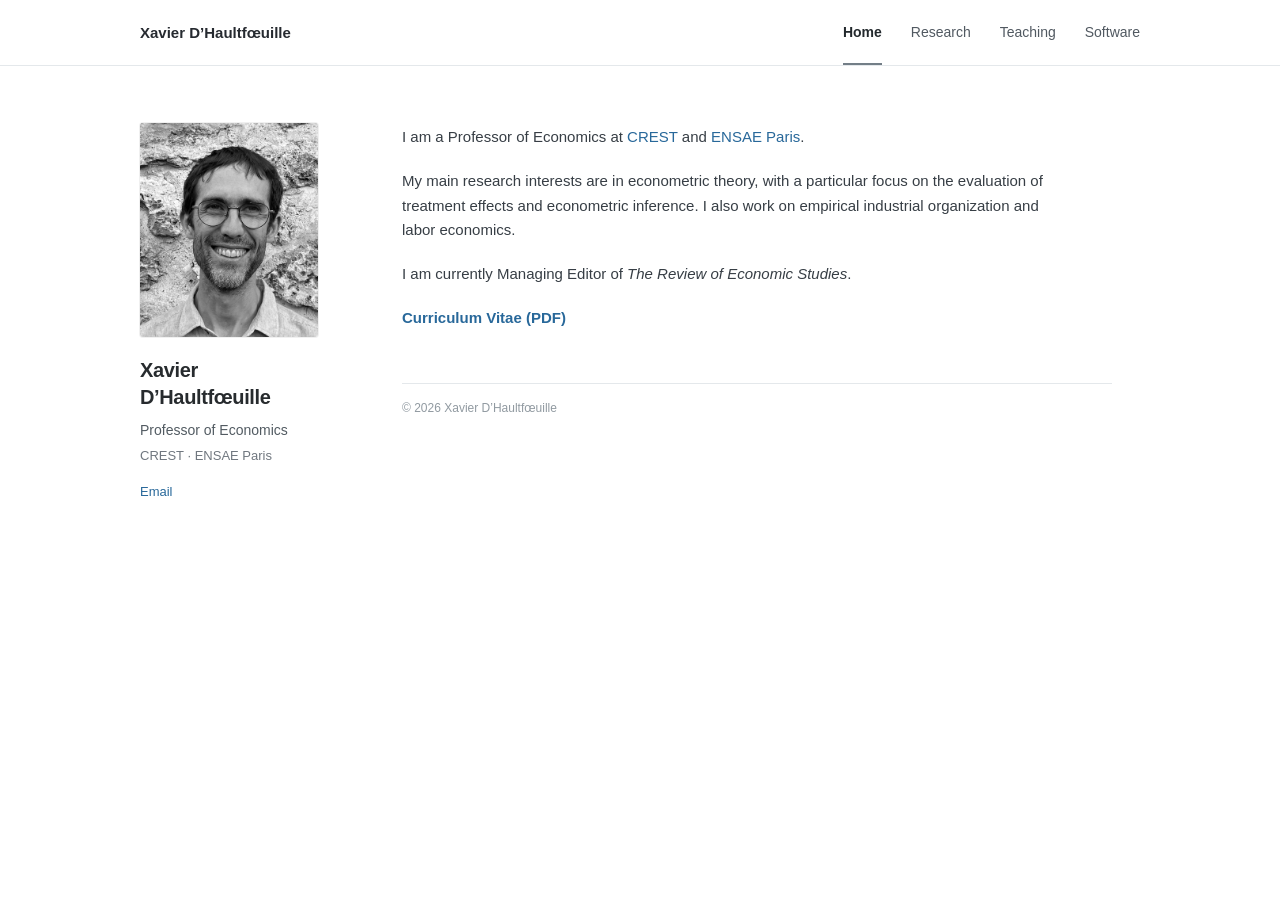
<file: index.html>
<!doctype html>
<html lang="en">
<head>
<meta charset="utf-8">
<meta name="viewport" content="width=device-width, initial-scale=1">
<meta name="description" content="Xavier D’Haultfœuille (Xavier D’Haultfoeuille), Professor of Economics at CREST–ENSAE Paris. Research in econometrics, causal inference, and applied economics.">
<link rel="canonical" href="https://xdhaultfoeuille.github.io/">
<script type="application/ld+json">
{
  "@context": "https://schema.org",
  "@type": "Person",
  "name": "Xavier D’Haultfœuille",
  "alternateName": "Xavier D'Haultfoeuille",
  "url": "https://xdhaultfoeuille.github.io/",
  "image": "https://xdhaultfoeuille.github.io/assets/Xavier_DHaultfoeuille_portrait_bw.jpg",
  "jobTitle": "Professor of Economics",
  "affiliation": [
    {
      "@type": "Organization",
      "name": "CREST"
    },
    {
      "@type": "Organization",
      "name": "ENSAE Paris"
    }
  ],
  "sameAs": [
    "https://faculty.crest.fr/xdhaultfoeuille/"
  ]
}
</script>
<title>Xavier D’Haultfœuille | Professor of Economics — CREST–ENSAE Paris</title>
<link rel="icon" type="image/svg+xml" href="assets/favicon.svg">
<style>

:root{--ink:#262a30;--body:#373e45;--muted:#70777f;--link:#28689a;--border:#e4e8eb}
*{box-sizing:border-box}
html{font-size:15px}
body{margin:0;background:#fff;color:var(--body);font-family:-apple-system,BlinkMacSystemFont,"Segoe UI",Arial,Helvetica,sans-serif;font-size:1rem;line-height:1.65;-webkit-font-smoothing:antialiased}
a{color:var(--link);text-decoration:none}a:hover{text-decoration:underline}a:focus-visible{outline:2px solid #28689a;outline-offset:3px}
.site-header{border-bottom:1px solid var(--border);background:#fff}
.header-inner{width:min(100% - 48px,1000px);margin:0 auto;min-height:64px;display:flex;justify-content:space-between;align-items:center;gap:20px}
.site-brand{font-size:15px;line-height:1.4;color:#262a30;font-weight:600;white-space:nowrap}
.site-brand:hover{text-decoration:none}
.site-nav{display:flex;align-items:center;gap:29px;flex-wrap:wrap}
.site-nav a{color:#515961;font-size:14px;white-space:nowrap;padding:21px 0 19px;border-bottom:2px solid transparent}
.site-nav a[aria-current="page"]{font-weight:600;color:#23292d;border-color:#737e87}
.site-nav a:hover{text-decoration:none;color:#111}
.site-layout{width:min(100% - 48px,1000px);margin:0 auto;padding:55px 0 35px;display:grid;grid-template-columns:190px minmax(0,1fr);column-gap:72px;align-items:start;min-height:calc(100vh - 65px)}
.profile{padding-top:2px}
.profile-photo{width:178px;height:auto;aspect-ratio:5/6;border-radius:3px;object-fit:contain;display:block;margin:0 0 20px;box-shadow:0 0 0 1px rgba(0,0,0,.06)}
.profile-name{margin:0;font-size:20px;line-height:1.35;font-weight:600;color:#272b2e;letter-spacing:-.018em}
.profile-role{margin:9px 0 0;font-size:14px;line-height:1.5;color:#525b62}
.profile-affiliation{font-size:13px;color:var(--muted);margin:4px 0 0}
.profile-links{font-size:13px;line-height:1.7;margin:15px 0 0}
.main{min-width:0;max-width:710px}
.main h1{font-weight:600;font-size:23px;line-height:1.35;color:#262a30;letter-spacing:-.015em;margin:0 0 19px}
.main h2{font-weight:600;font-size:17px;line-height:1.5;color:#262a30;margin:35px 0 13px}
.main h3{font-weight:600;font-size:15px;line-height:1.45;color:#303942;margin:0}
.main p{margin:0 0 17px}
.main ul{padding-left:22px}
.home-intro{max-width:665px;padding-top:4px}
.home-intro p{margin-bottom:19px}
.home-cv{margin-top:23px}
.home-cv a{font-weight:600}
.page-description{color:#666f76;margin-top:-11px!important;margin-bottom:25px!important}
.paper-section{margin-top:32px}
.paper-section:first-of-type{margin-top:0}
.paper-section h2{margin:0 0 8px;padding:0 0 9px;border-bottom:1px solid var(--border)}
.paper{padding:12px 0 13px;border-bottom:1px solid #eff1f2}
.paper-top{display:flex;justify-content:space-between;align-items:baseline;gap:16px}
.paper-top h3{flex:1;min-width:0;font-size:14px;font-weight:600}
.paper-title-link{color:var(--link)}
.year{white-space:nowrap;color:#7c858b;font-size:12px;line-height:1.5}
.paper-meta,.paper-note,.paper-actions{font-size:13px;line-height:1.55;margin:3px 0 0!important;color:#59626b}
.paper-note{color:#6b747c}
.paper-actions a{font-size:12px;font-weight:600}
.research-tools{margin:0 0 27px}
.research-tools label{display:block;font-size:13px;color:#505860;margin-bottom:6px}
.research-tools input{font:13px/1.5 inherit;font-size:13px;width:100%;padding:9px 11px;border:1px solid #ced6db;border-radius:3px;color:#333;background:#fff}
.research-tools input:focus{outline:2px solid #a8c6db;outline-offset:1px}
.search-count{font-size:12px;color:var(--muted);margin-top:4px;min-height:0}
.simple-item{padding:10px 0 11px;border-bottom:1px solid #edf0f1}
.simple-item p{font-size:14px;margin:5px 0!important;color:#505961}
.simple-item code{font-size:12px;background:#f5f6f7;color:#47535e;padding:4px 6px;border-radius:2px;display:inline-block;margin:5px 0}
.section-intro,.bottom-note,.micro-note{font-size:13px;color:#68737b}
.bottom-note,.micro-note{margin-top:21px!important}
.date,.count{color:#798188;font-size:12px;font-weight:400;margin-left:6px}
.section{margin-top:30px}
.section.first-section{margin-top:12px}
.section h2{margin-top:0}
.footer{border-top:1px solid var(--border);margin-top:52px;padding-top:15px;color:#919aa1;font-size:12px}
.paper[hidden],.paper-section[hidden]{display:none!important}
@media(max-width:730px){
 .header-inner{width:min(100% - 34px,1000px);display:block;padding:14px 0 7px;min-height:0}
 .site-brand{display:block;font-size:14px;margin-bottom:7px}
 .site-nav{gap:22px}
 .site-nav a{font-size:13px;padding:5px 0 7px}
 .site-layout{width:min(100% - 34px,1000px);display:block;padding:28px 0 25px}
 .profile{display:grid;grid-template-columns:105px minmax(0,1fr);column-gap:16px;align-items:start;margin-bottom:32px}
 .profile-photo{width:105px;height:auto;margin:0;grid-row:1/5}
 .profile-name{font-size:19px}
 .profile-role{margin-top:4px;font-size:13px}
 .profile-affiliation{font-size:12px}
 .profile-links{margin-top:4px;font-size:12px}
 .main{max-width:none}
 .main h1{font-size:21px}
 .main h2{font-size:17px}
 .paper-top{gap:8px}
 .paper-top h3{font-size:14px}
 .year{font-size:11px}
 .footer{margin-top:42px}
}

</style>
</head>
<body>
<header class="site-header"><div class="header-inner">
  <a class="site-brand" href="index.html">Xavier D’Haultfœuille</a>
  <nav class="site-nav" aria-label="Main navigation"><a href="index.html" aria-current="page">Home</a>
<a href="research.html">Research</a>
<a href="teaching.html">Teaching</a>
<a href="software.html">Software</a></nav>
</div></header>
<div class="site-layout">
<aside class="profile" aria-label="Profile">
  <img class="profile-photo" src="assets/Xavier_DHaultfoeuille_portrait_bw.jpg" alt="Portrait of Xavier D’Haultfœuille" width="178" height="214">
  <h1 class="profile-name">Xavier D’Haultfœuille</h1>
  <p class="profile-role">Professor of Economics</p>
  <p class="profile-affiliation">CREST · ENSAE Paris</p>
  <p class="profile-links"><a href="mailto:xavier.dhaultfoeuille@ensae.fr">Email</a></p>
</aside>
<main class="main" id="main">
<div class="home-intro">
<p>I am a Professor of Economics at <a href="https://crest.science/">CREST</a> and <a href="https://www.ensae.fr/">ENSAE Paris</a>.</p>
<p>My main research interests are in econometric theory, with a particular focus on the evaluation of treatment effects and econometric inference. I also work on empirical industrial organization and labor economics.</p>
<p>I am currently Managing Editor of <em>The Review of Economic Studies</em>.</p>
<p class="home-cv"><a href="files/Xavier_DHaultfoeuille_CV.pdf">Curriculum Vitae (PDF)</a></p>
</div>
<footer class="footer">© <span id="current-year">2026</span> Xavier D’Haultfœuille</footer>
</main>
</div>
<script>

(function(){
  const year=document.getElementById('current-year');
  if(year)year.textContent=String(new Date().getFullYear());
  const search=document.getElementById('paper-search');
  if(!search)return;
  const papers=Array.from(document.querySelectorAll('.paper'));
  const groups=Array.from(document.querySelectorAll('.paper-section'));
  const count=document.getElementById('search-count');
  const refresh=()=>{
    const q=search.value.trim().toLocaleLowerCase();let found=0;
    papers.forEach(p=>{const ok=!q||(p.getAttribute('data-search')||p.textContent).toLocaleLowerCase().includes(q);p.hidden=!ok;if(ok)found++;});
    groups.forEach(g=>{g.hidden=!Array.from(g.querySelectorAll('.paper')).some(p=>!p.hidden)});
    if(count)count.textContent=q?found+' result'+(found===1?'':'s'):'';
  };
  search.addEventListener('input',refresh);
})();

</script>
</body>
</html>
</file>
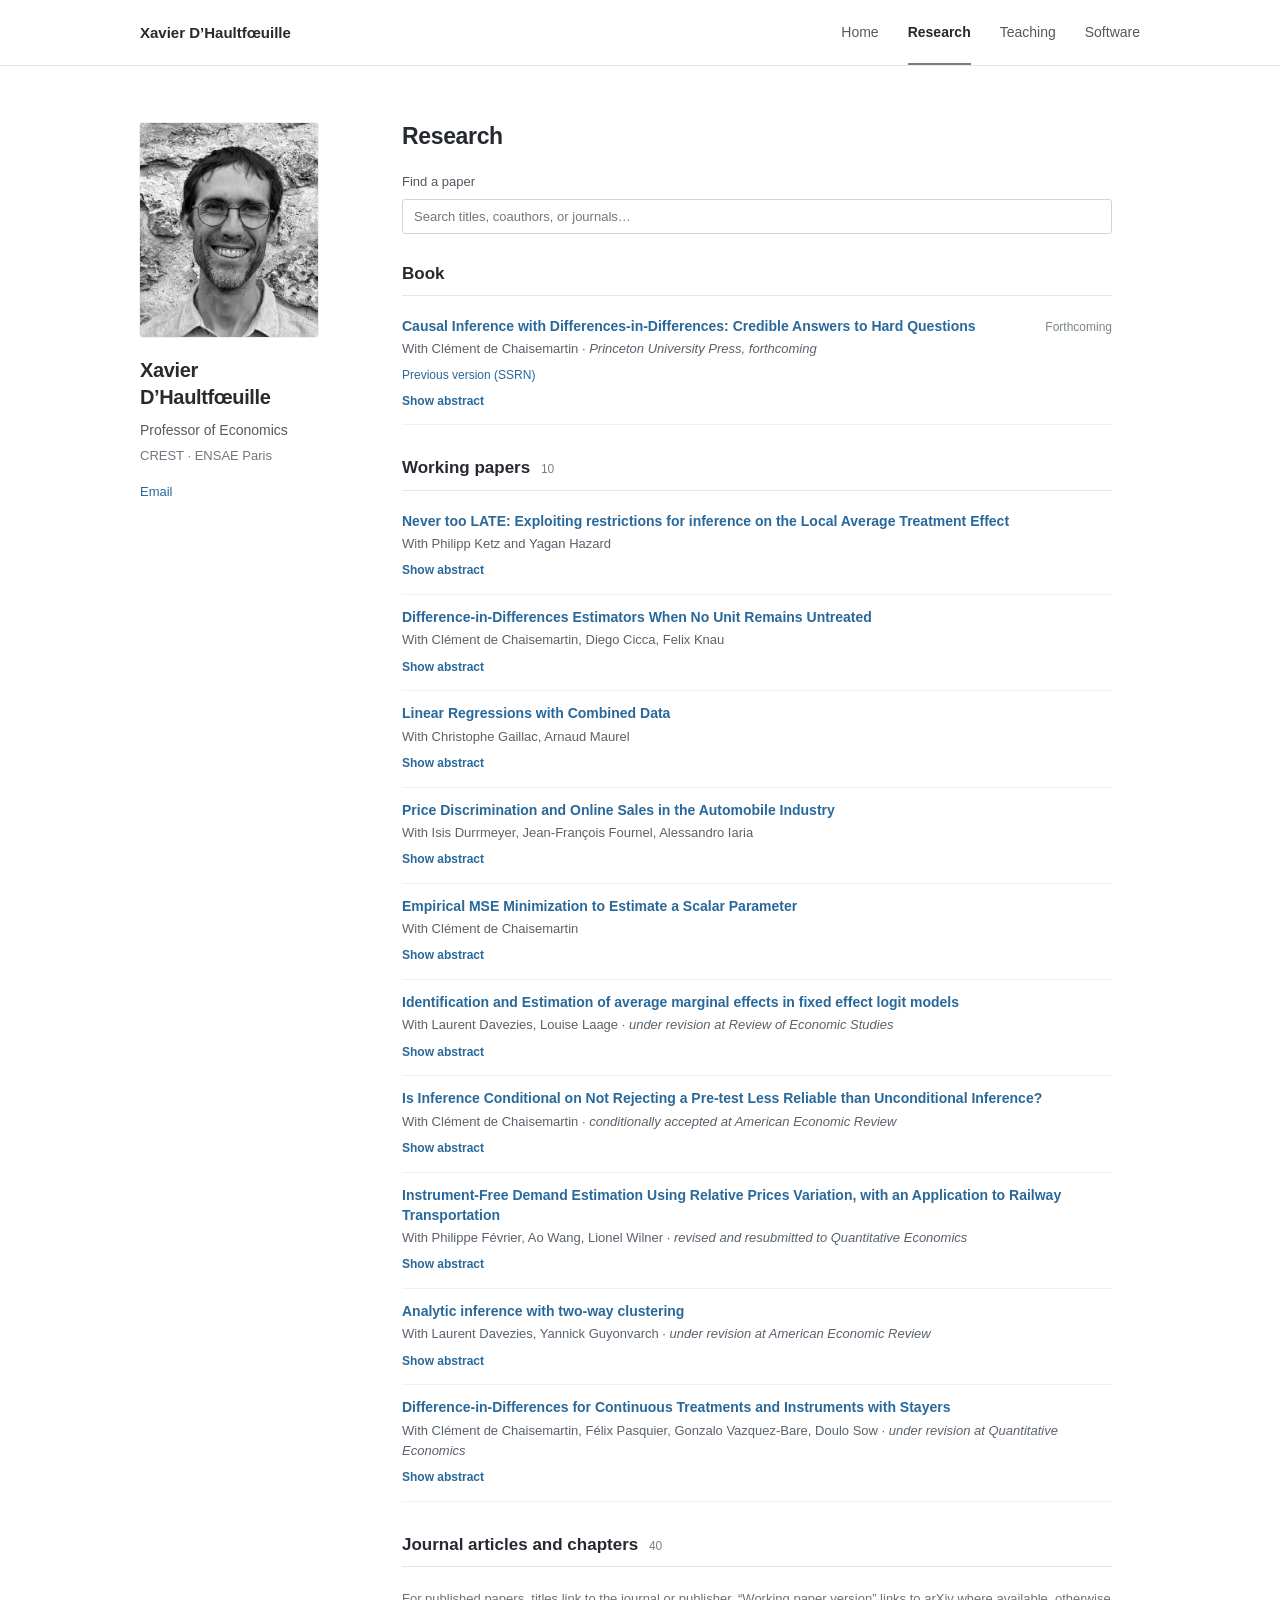
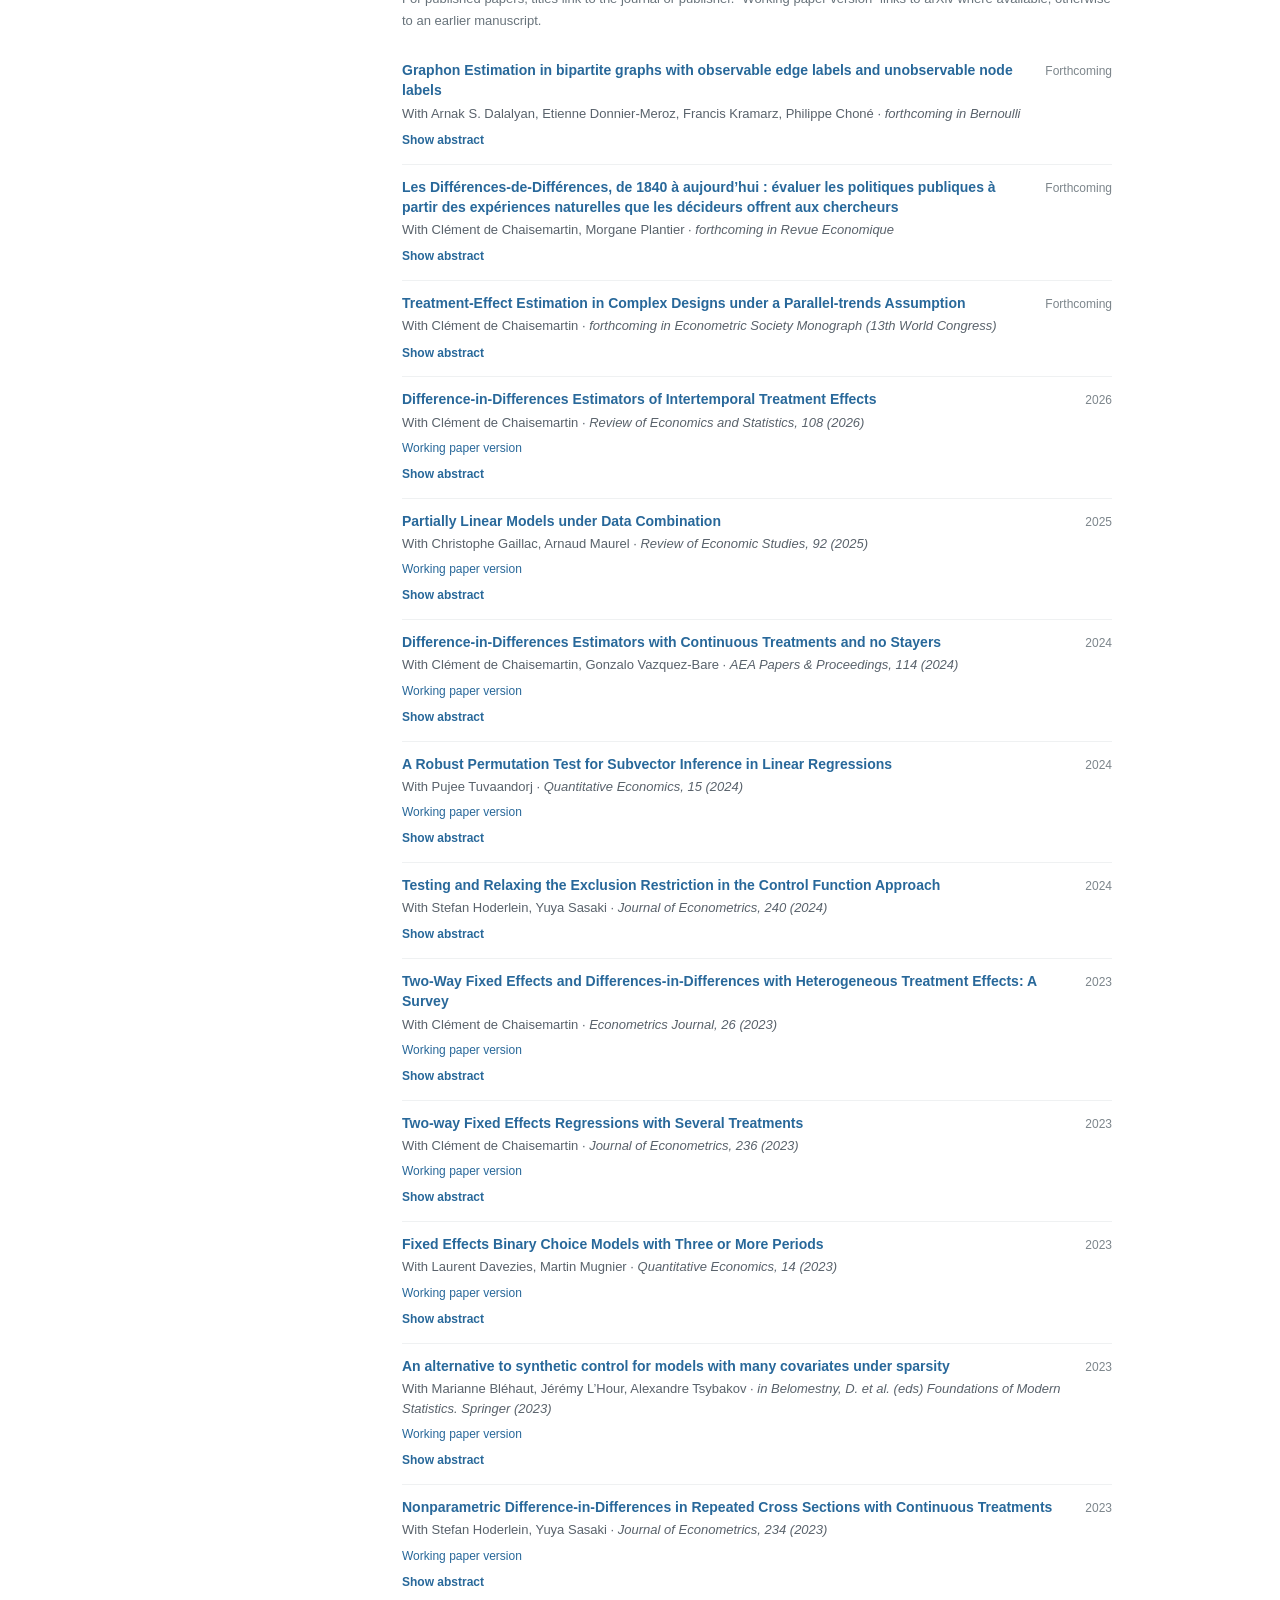
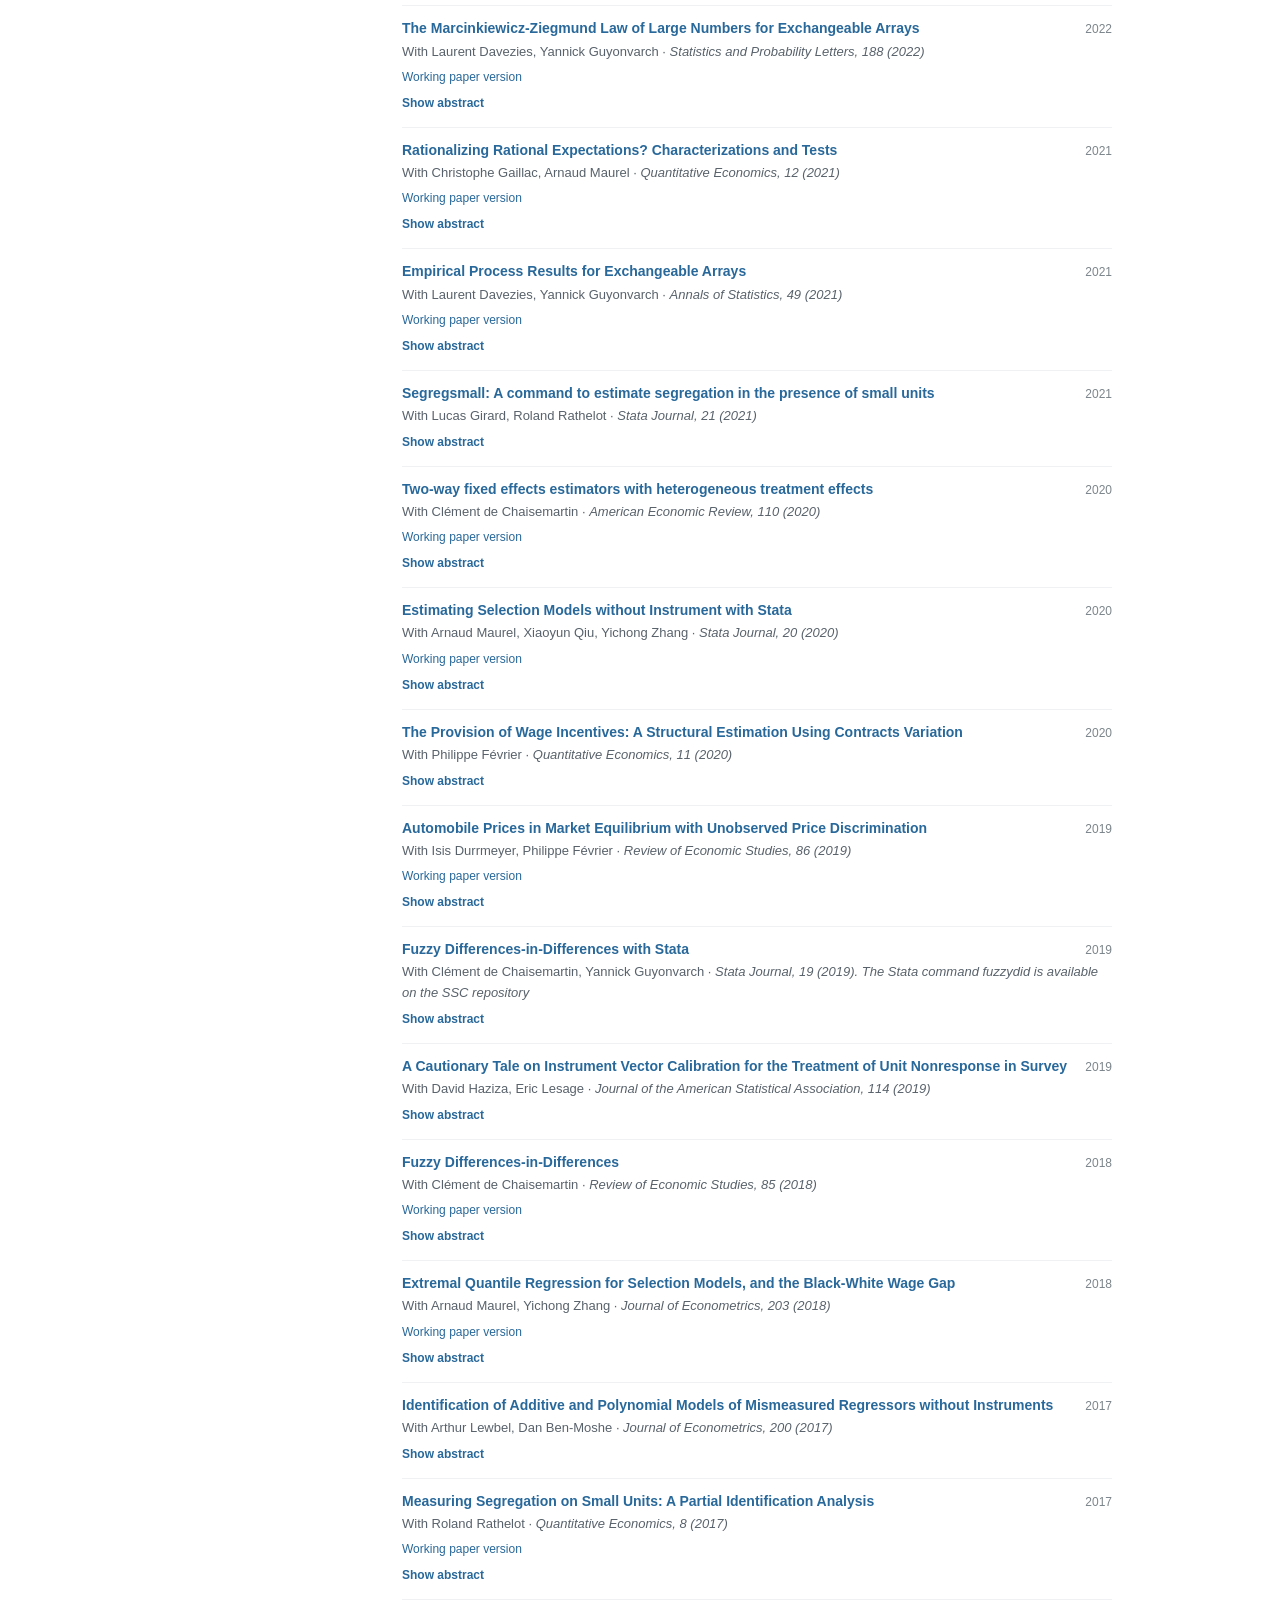
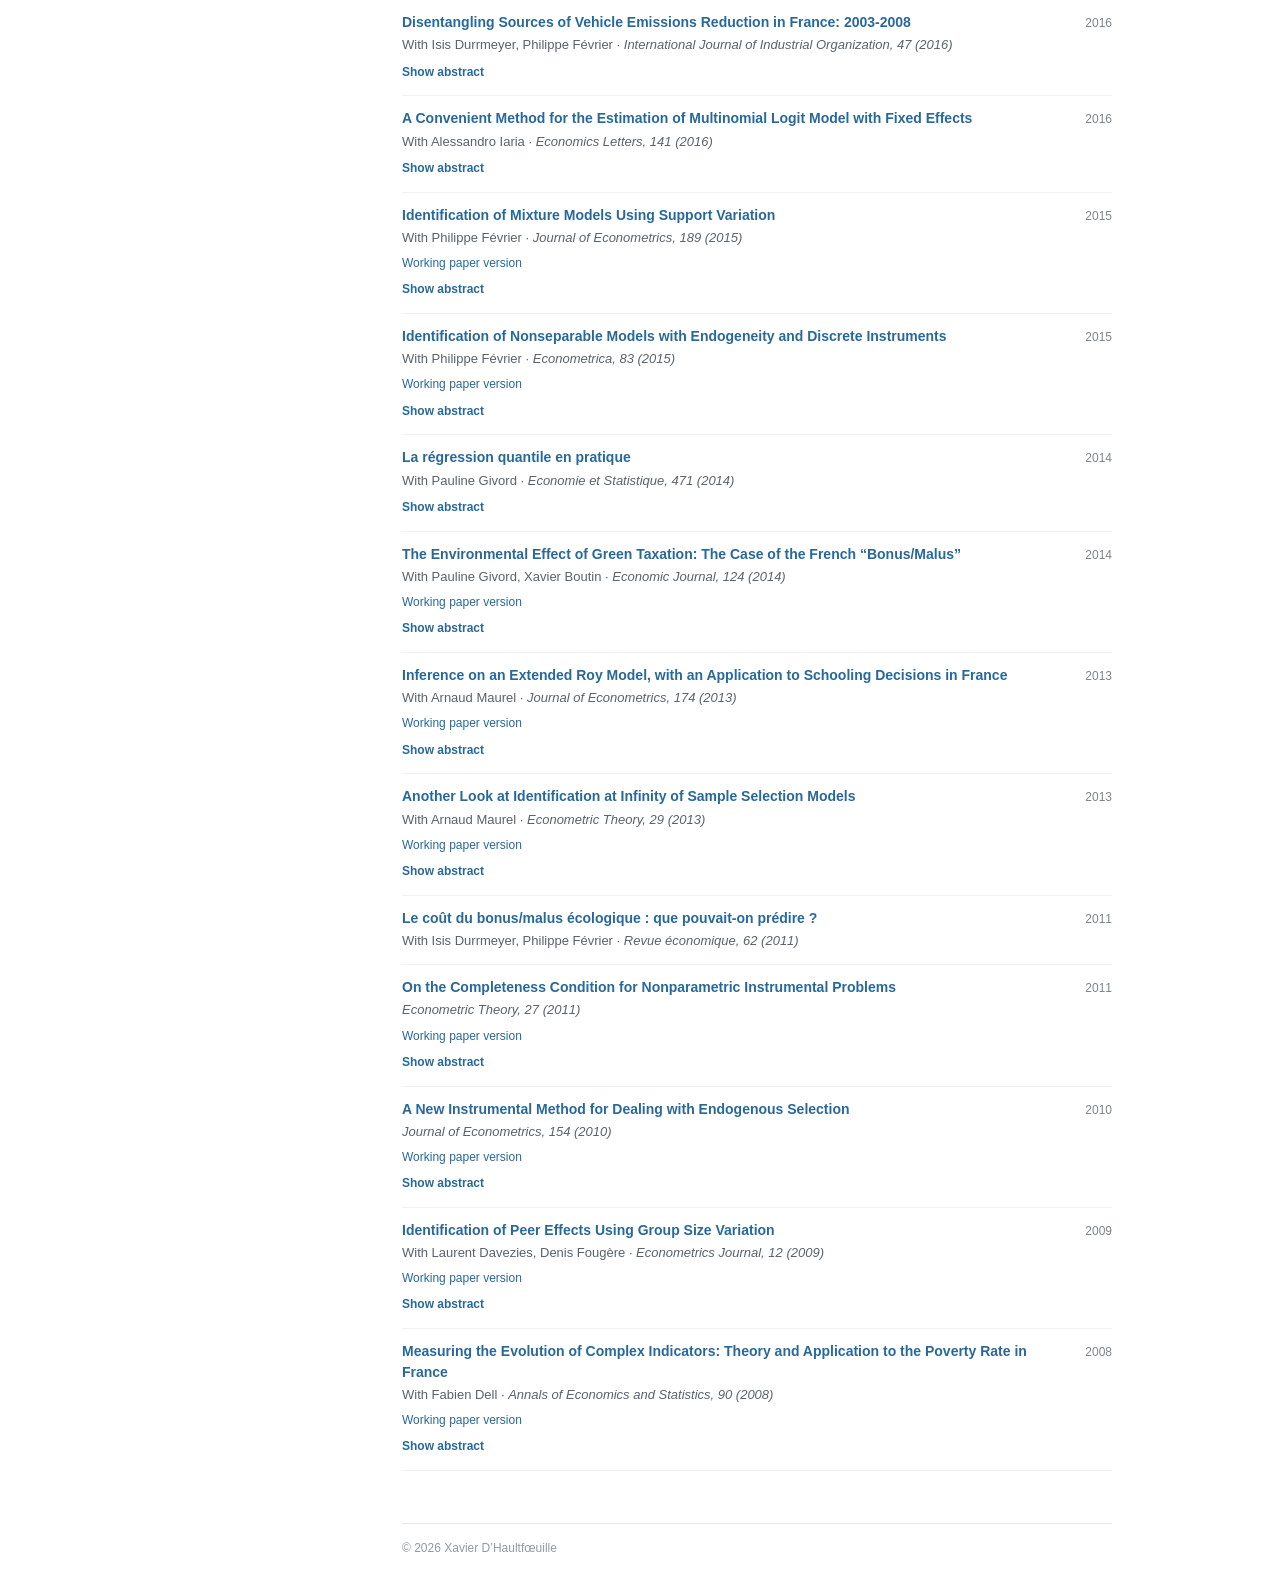
<file: research.html>
<!DOCTYPE html>

<html lang="en">
<head>
<meta charset="utf-8"/>
<meta content="width=device-width, initial-scale=1" name="viewport"/>
<meta name="description" content="Research of Xavier D’Haultfœuille: econometric theory, causal inference, difference-in-differences, working papers and published articles.">
<link rel="canonical" href="https://xdhaultfoeuille.github.io/research.html">
<title>Research | Xavier D’Haultfœuille</title>
<link href="assets/favicon.svg" rel="icon" type="image/svg+xml"/>
<style>

:root{--ink:#262a30;--body:#373e45;--muted:#70777f;--link:#28689a;--border:#e4e8eb}
*{box-sizing:border-box}
html{font-size:15px}
body{margin:0;background:#fff;color:var(--body);font-family:-apple-system,BlinkMacSystemFont,"Segoe UI",Arial,Helvetica,sans-serif;font-size:1rem;line-height:1.65;-webkit-font-smoothing:antialiased}
a{color:var(--link);text-decoration:none}a:hover{text-decoration:underline}a:focus-visible{outline:2px solid #28689a;outline-offset:3px}
.site-header{border-bottom:1px solid var(--border);background:#fff}
.header-inner{width:min(100% - 48px,1000px);margin:0 auto;min-height:64px;display:flex;justify-content:space-between;align-items:center;gap:20px}
.site-brand{font-size:15px;line-height:1.4;color:#262a30;font-weight:600;white-space:nowrap}
.site-brand:hover{text-decoration:none}
.site-nav{display:flex;align-items:center;gap:29px;flex-wrap:wrap}
.site-nav a{color:#515961;font-size:14px;white-space:nowrap;padding:21px 0 19px;border-bottom:2px solid transparent}
.site-nav a[aria-current="page"]{font-weight:600;color:#23292d;border-color:#737e87}
.site-nav a:hover{text-decoration:none;color:#111}
.site-layout{width:min(100% - 48px,1000px);margin:0 auto;padding:55px 0 35px;display:grid;grid-template-columns:190px minmax(0,1fr);column-gap:72px;align-items:start;min-height:calc(100vh - 65px)}
.profile{padding-top:2px}
.profile-photo{width:178px;height:auto;aspect-ratio:5/6;border-radius:3px;object-fit:contain;display:block;margin:0 0 20px;box-shadow:0 0 0 1px rgba(0,0,0,.06)}
.profile-name{margin:0;font-size:20px;line-height:1.35;font-weight:600;color:#272b2e;letter-spacing:-.018em}
.profile-role{margin:9px 0 0;font-size:14px;line-height:1.5;color:#525b62}
.profile-affiliation{font-size:13px;color:var(--muted);margin:4px 0 0}
.profile-links{font-size:13px;line-height:1.7;margin:15px 0 0}
.main{min-width:0;max-width:710px}
.main h1{font-weight:600;font-size:23px;line-height:1.35;color:#262a30;letter-spacing:-.015em;margin:0 0 19px}
.main h2{font-weight:600;font-size:17px;line-height:1.5;color:#262a30;margin:35px 0 13px}
.main h3{font-weight:600;font-size:15px;line-height:1.45;color:#303942;margin:0}
.main p{margin:0 0 17px}
.main ul{padding-left:22px}
.home-intro{max-width:665px;padding-top:4px}
.home-intro p{margin-bottom:19px}
.home-cv{margin-top:23px}
.home-cv a{font-weight:600}
.page-description{color:#666f76;margin-top:-11px!important;margin-bottom:25px!important}
.paper-section{margin-top:32px}
.paper-section:first-of-type{margin-top:0}
.paper-section h2{margin:0 0 8px;padding:0 0 9px;border-bottom:1px solid var(--border)}
.paper{padding:12px 0 13px;border-bottom:1px solid #eff1f2}
.paper-top{display:flex;justify-content:space-between;align-items:baseline;gap:16px}
.paper-top h3{flex:1;min-width:0;font-size:14px;font-weight:600}
.paper-title-link{color:var(--link)}
.year{white-space:nowrap;color:#7c858b;font-size:12px;line-height:1.5}
.paper-meta,.paper-note,.paper-actions{font-size:13px;line-height:1.55;margin:3px 0 0!important;color:#59626b}
.paper-note{color:#6b747c}
.paper-actions a{font-size:12px;font-weight:600}
.research-tools{margin:0 0 27px}
.research-tools label{display:block;font-size:13px;color:#505860;margin-bottom:6px}
.research-tools input{font:13px/1.5 inherit;font-size:13px;width:100%;padding:9px 11px;border:1px solid #ced6db;border-radius:3px;color:#333;background:#fff}
.research-tools input:focus{outline:2px solid #a8c6db;outline-offset:1px}
.search-count{font-size:12px;color:var(--muted);margin-top:4px;min-height:0}
.simple-item{padding:10px 0 11px;border-bottom:1px solid #edf0f1}
.simple-item p{font-size:14px;margin:5px 0!important;color:#505961}
.simple-item code{font-size:12px;background:#f5f6f7;color:#47535e;padding:4px 6px;border-radius:2px;display:inline-block;margin:5px 0}
.section-intro,.bottom-note,.micro-note{font-size:13px;color:#68737b}
.bottom-note,.micro-note{margin-top:21px!important}
.date,.count{color:#798188;font-size:12px;font-weight:400;margin-left:6px}
.section{margin-top:30px}
.section.first-section{margin-top:12px}
.section h2{margin-top:0}
.footer{border-top:1px solid var(--border);margin-top:52px;padding-top:15px;color:#919aa1;font-size:12px}
.paper[hidden],.paper-section[hidden]{display:none!important}
@media(max-width:730px){
 .header-inner{width:min(100% - 34px,1000px);display:block;padding:14px 0 7px;min-height:0}
 .site-brand{display:block;font-size:14px;margin-bottom:7px}
 .site-nav{gap:22px}
 .site-nav a{font-size:13px;padding:5px 0 7px}
 .site-layout{width:min(100% - 34px,1000px);display:block;padding:28px 0 25px}
 .profile{display:grid;grid-template-columns:105px minmax(0,1fr);column-gap:16px;align-items:start;margin-bottom:32px}
 .profile-photo{width:105px;height:auto;margin:0;grid-row:1/5}
 .profile-name{font-size:19px}
 .profile-role{margin-top:4px;font-size:13px}
 .profile-affiliation{font-size:12px}
 .profile-links{margin-top:4px;font-size:12px}
 .main{max-width:none}
 .main h1{font-size:21px}
 .main h2{font-size:17px}
 .paper-top{gap:8px}
 .paper-top h3{font-size:14px}
 .year{font-size:11px}
 .footer{margin-top:42px}
}



.paper-abstract{font-size:13px;margin:6px 0 0;line-height:1.6;color:#434b54}
.paper-abstract summary{display:inline-block;cursor:pointer;color:#28689a;font-size:12px;font-weight:600;user-select:none;list-style:none}
.paper-abstract summary::-webkit-details-marker{display:none}
.paper-abstract summary:hover{text-decoration:underline}
.paper-abstract summary:focus-visible{outline:2px solid #28689a;outline-offset:2px}
.paper-abstract .when-open{display:none}
.paper-abstract[open] .when-open{display:inline}
.paper-abstract[open] .when-closed{display:none}
.paper-abstract p{padding:8px 12px;margin:8px 0 7px!important;border-left:2px solid #dce5ea;background:#f8fafb;font-size:13px;line-height:1.65}
.paper-actions{margin-top:5px!important}
.paper-actions a{font-size:12px;font-weight:500}
.paper-abstract+ .paper-actions{margin-top:3px!important}
</style>
</head>
<body>
<header class="site-header"><div class="header-inner">
<a class="site-brand" href="index.html">Xavier D’Haultfœuille</a>
<nav aria-label="Main navigation" class="site-nav"><a href="index.html">Home</a>
<a aria-current="page" href="research.html">Research</a>
<a href="teaching.html">Teaching</a>
<a href="software.html">Software</a></nav>
</div></header>
<div class="site-layout">
<aside aria-label="Profile" class="profile">
<img alt="Portrait of Xavier D’Haultfœuille" class="profile-photo" height="214" src="assets/Xavier_DHaultfoeuille_portrait_bw.jpg" width="178"/>
<h2 class="profile-name">Xavier D’Haultfœuille</h2>
<p class="profile-role">Professor of Economics</p>
<p class="profile-affiliation">CREST · ENSAE Paris</p>
<p class="profile-links"><a href="mailto:xavier.dhaultfoeuille@ensae.fr">Email</a></p>
</aside>
<main class="main" id="main">
<h1>Research</h1>
<div class="research-tools"><label for="paper-search">Find a paper</label><input autocomplete="off" id="paper-search" placeholder="Search titles, coauthors, or journals…" type="search"/><div aria-live="polite" class="search-count" id="search-count"></div></div>
<section class="section paper-section"><h2>Book</h2><div class="paper-list"><article class="paper" data-search="causal inference with differences-in-differences: credible answers to hard questions clément de chaisemartin princeton university press, forthcoming This textbook offers an up-to-date survey on difference-in-differences. It covers classical designs but also staggered adoption designs, so-called heterogeneous adoption designs and still more general designs. Inference, robustness with respect to heterogeneous treatment effects and relaxations of parallel trends are also discussed extensively.">
<div class="paper-top"><h3><a class="paper-title-link" href="https://press.princeton.edu/books/hardcover/9780691264172/causal-inference-with-differences-in-differences" rel="noopener noreferrer" target="_blank">Causal Inference with Differences-in-Differences: Credible Answers to Hard Questions</a></h3><span class="year">Forthcoming</span></div>
<p class="paper-meta">With Clément de Chaisemartin · <em>Princeton University Press, forthcoming</em></p>
<p class="paper-actions"><a class="paper-link" href="https://papers.ssrn.com/sol3/papers.cfm?abstract_id=4487202" rel="noopener noreferrer" target="_blank">Previous version (SSRN)</a></p><details class="paper-abstract"><summary aria-label="Toggle abstract"><span class="when-closed">Show abstract</span><span class="when-open">Hide abstract</span></summary><p>This textbook offers an up-to-date survey on difference-in-differences. It covers classical designs but also staggered adoption designs, so-called heterogeneous adoption designs and still more general designs. Inference, robustness with respect to heterogeneous treatment effects and relaxations of parallel trends are also discussed extensively.</p></details></article></div></section>
<section class="section paper-section"><h2>Working papers <span class="count">10</span></h2>
<div class="paper-list">
<article class="paper" data-search="never too late: exploiting restrictions for inference on the local average treatment effect with philipp ketz and yagan hazard we consider inference on the late that exploits the additional restrictions underlying it (exclusion restriction, exogeneity and monotonicity). we develop a conditional likelihood ratio test and show that it can be computed simply.">
<div class="paper-top"><h3><a class="paper-title-link" href="https://arxiv.org/abs/2611.21496" rel="noopener noreferrer" target="_blank">Never too LATE: Exploiting restrictions for inference on the Local Average Treatment Effect</a></h3></div>
<p class="paper-meta">With Philipp Ketz and Yagan Hazard</p>
<details class="paper-abstract"><summary aria-label="Toggle abstract"><span class="when-closed">Show abstract</span><span class="when-open">Hide abstract</span></summary><p>We consider inference on the LATE that exploits the additional restrictions underlying it (exclusion restriction, exogeneity and monotonicity). We develop a conditional likelihood ratio test and show that it can be computed simply.</p></details>
</article>
<article class="paper" data-search="difference-in-differences estimators when no unit remains untreated with clément de chaisemartin, diego cicca, felix knau we consider treatment-effect estimation in designs in which no unit is treated initially, and then units simultaneously receive heterogeneous and strictly positive treatment doses. under a parallel-trends assumption and quasi-untreated units, a causal effect is identified by an estimand mixing did and rdd. we also consider designs without quasi-untreated units and propose a test of the homogeneous-effect assumption underlying twfe regressions.">
<div class="paper-top"><h3><a class="paper-title-link" href="https://arxiv.org/abs/2405.04465" rel="noopener noreferrer" target="_blank">Difference-in-Differences Estimators When No Unit Remains Untreated</a></h3></div>
<p class="paper-meta">With Clément de Chaisemartin, Diego Cicca, Felix Knau</p>
<details class="paper-abstract"><summary aria-label="Toggle abstract"><span class="when-closed">Show abstract</span><span class="when-open">Hide abstract</span></summary><p>We consider treatment-effect estimation in designs in which no unit is treated initially, and then units simultaneously receive heterogeneous and strictly positive treatment doses. Under a parallel-trends assumption and quasi-untreated units, a causal effect is identified by an estimand mixing DID and RDD. We also consider designs without quasi-untreated units and propose a test of the homogeneous-effect assumption underlying TWFE regressions.</p></details>
</article>
<article class="paper" data-search="linear regressions with combined data with christophe gaillac, arnaud maurel we consider linear regressions when the outcome is not observed in the same dataset as some of the covariates. without further restriction, we show that the coefficients are partially identified and the bounds take a very simple form. we also show their asymptotic normality.">
<div class="paper-top"><h3><a class="paper-title-link" href="https://arxiv.org/abs/2412.04816" rel="noopener noreferrer" target="_blank">Linear Regressions with Combined Data</a></h3></div>
<p class="paper-meta">With Christophe Gaillac, Arnaud Maurel</p>
<details class="paper-abstract"><summary aria-label="Toggle abstract"><span class="when-closed">Show abstract</span><span class="when-open">Hide abstract</span></summary><p>We consider linear regressions when the outcome is not observed in the same dataset as some of the covariates. Without further restriction, we show that the coefficients are partially identified and the bounds take a very simple form. We also show their asymptotic normality.</p></details>
</article>
<article class="paper" data-search="price discrimination and online sales in the automobile industry with isis durrmeyer, jean-françois fournel, alessandro iaria we investigate the consequences of introducing an online distribution channel in the french car industry, where currently most of the sales take place in person through car dealers relying on third-degree price discrimination. to this end, we develop a structural model of demand with unobserved third-degree price discrimination and transportation costs related to visiting car dealers.">
<div class="paper-top"><h3><a class="paper-title-link" href="https://hal.science/hal-05157451/" rel="noopener noreferrer" target="_blank">Price Discrimination and Online Sales in the Automobile Industry</a></h3></div>
<p class="paper-meta">With Isis Durrmeyer, Jean-François Fournel, Alessandro Iaria</p>
<details class="paper-abstract"><summary aria-label="Toggle abstract"><span class="when-closed">Show abstract</span><span class="when-open">Hide abstract</span></summary><p>We investigate the consequences of introducing an online distribution channel in the French car industry, where currently most of the sales take place in person through car dealers relying on third-degree price discrimination. To this end, we develop a structural model of demand with unobserved third-degree price discrimination and transportation costs related to visiting car dealers.</p></details>
</article>
<article class="paper" data-search="empirical mse minimization to estimate a scalar parameter with clément de chaisemartin we consider the estimation of a scalar parameter, when two estimators are available. the first is always consistent. the second is inconsistent in general, but has a smaller asymptotic variance than the first, and may be consistent if an assumption is satisfied. we propose to use the weighted sum of the two estimators with the lowest estimated mean-squared error (mse). this third estimator dominates the other two from a minimax-regret perspective.">
<div class="paper-top"><h3><a class="paper-title-link" href="https://arxiv.org/abs/2006.14667" rel="noopener noreferrer" target="_blank">Empirical MSE Minimization to Estimate a Scalar Parameter</a></h3></div>
<p class="paper-meta">With Clément de Chaisemartin</p>
<details class="paper-abstract"><summary aria-label="Toggle abstract"><span class="when-closed">Show abstract</span><span class="when-open">Hide abstract</span></summary><p>We consider the estimation of a scalar parameter, when two estimators are available. The first is always consistent. The second is inconsistent in general, but has a smaller asymptotic variance than the first, and may be consistent if an assumption is satisfied. We propose to use the weighted sum of the two estimators with the lowest estimated mean-squared error (MSE). This third estimator dominates the other two from a minimax-regret perspective.</p></details>
</article>
<article class="paper" data-search="identification and estimation of average marginal effects in fixed effect logit models with laurent davezies, louise laage · under revision at review of economic studies we show that the sharp bounds on the average marginal and treatment effects (ame and ate) can be obtained very simply in fixed effect logit models, without any optimization. we consider two related estimation methods. the second is very simple but yields asymptotically larger confidence intervals, though it performs very well in finite samples.">
<div class="paper-top"><h3><a class="paper-title-link" href="https://arxiv.org/abs/2105.00879" rel="noopener noreferrer" target="_blank">Identification and Estimation of average marginal effects in fixed effect logit models</a></h3></div>
<p class="paper-meta">With Laurent Davezies, Louise Laage · <em>under revision at Review of Economic Studies</em></p>
<details class="paper-abstract"><summary aria-label="Toggle abstract"><span class="when-closed">Show abstract</span><span class="when-open">Hide abstract</span></summary><p>We show that the sharp bounds on the average marginal and treatment effects (AME and ATE) can be obtained very simply in fixed effect logit models, without any optimization. We consider two related estimation methods. The second is very simple but yields asymptotically larger confidence intervals, though it performs very well in finite samples.</p></details>
</article>
<article class="paper" data-search="is inference conditional on not rejecting a pre-test less reliable than unconditional inference? with clément de chaisemartin · conditionally accepted at american economic review the common practice of conducting inference on a parameter of interest conditional on not rejecting a specification test is valid (though generally conservative) if the tested conditions hold, under general conditions. in particular, this requires no assumption on the asymptotic dependence between the estimator of the parameter of interest and the specification test. conditional inference may also have better properties than unconditional inference under local alternatives.">
<div class="paper-top"><h3><a class="paper-title-link" href="https://arxiv.org/abs/2407.03725" rel="noopener noreferrer" target="_blank">Is Inference Conditional on Not Rejecting a Pre-test Less Reliable than Unconditional Inference?</a></h3></div>
<p class="paper-meta">With Clément de Chaisemartin · <em>conditionally accepted at American Economic Review</em></p>
<details class="paper-abstract"><summary aria-label="Toggle abstract"><span class="when-closed">Show abstract</span><span class="when-open">Hide abstract</span></summary><p>The common practice of conducting inference on a parameter of interest conditional on not rejecting a specification test is valid (though generally conservative) if the tested conditions hold, under general conditions. In particular, this requires no assumption on the asymptotic dependence between the estimator of the parameter of interest and the specification test. Conditional inference may also have better properties than unconditional inference under local alternatives.</p></details>
</article>
<article class="paper" data-search="instrument-free demand estimation using relative prices variation, with an application to railway transportation with philippe février, ao wang, lionel wilner · revised and resubmitted to quantitative economics we quantify gains and losses from revenue management relative to uniform and flexible pricing using french railway data. the analysis combines temporal variation in relative prices with restrictions on consumer behavior and firms’ pricing decisions to identify demand and evaluate alternative strategies. estimating the gains (and losses) of revenue management">
<div class="paper-top"><h3><a class="paper-title-link" href="https://arxiv.org/abs/2206.04424" rel="noopener noreferrer" target="_blank">Instrument-Free Demand Estimation Using Relative Prices Variation, with an Application to Railway Transportation</a></h3></div>
<p class="paper-meta">With Philippe Février, Ao Wang, Lionel Wilner · <em>revised and resubmitted to Quantitative Economics</em></p>
<details class="paper-abstract"><summary aria-label="Toggle abstract"><span class="when-closed">Show abstract</span><span class="when-open">Hide abstract</span></summary><p>We quantify gains and losses from revenue management relative to uniform and flexible pricing using French railway data. The analysis combines temporal variation in relative prices with restrictions on consumer behavior and firms’ pricing decisions to identify demand and evaluate alternative strategies.</p></details>
</article>
<article class="paper" data-search="analytic inference with two-way clustering with laurent davezies, yannick guyonvarch · under revision at american economic review the usual analytic variance estimator for two-way clustering may not be positive and is invalid for some dgps. we propose a simple fix that solves both issues. when the estimator of the parameter of interest is asymptotically gaussian, the corresponding tests are asymptotically exact and equivalent to usual ones. otherwise, the new tests are asymptotically conservative.">
<div class="paper-top"><h3><a class="paper-title-link" href="https://arxiv.org/abs/2506.20749" rel="noopener noreferrer" target="_blank">Analytic inference with two-way clustering</a></h3></div>
<p class="paper-meta">With Laurent Davezies, Yannick Guyonvarch · <em>under revision at American Economic Review</em></p>
<details class="paper-abstract"><summary aria-label="Toggle abstract"><span class="when-closed">Show abstract</span><span class="when-open">Hide abstract</span></summary><p>The usual analytic variance estimator for two-way clustering may not be positive and is invalid for some DGPs. We propose a simple fix that solves both issues. When the estimator of the parameter of interest is asymptotically Gaussian, the corresponding tests are asymptotically exact and equivalent to usual ones. Otherwise, the new tests are asymptotically conservative.</p></details>
</article>
<article class="paper" data-search="difference-in-differences for continuous treatments and instruments with stayers with clément de chaisemartin, félix pasquier, gonzalo vazquez-bare, doulo sow · under revision at quantitative economics we propose new did estimators for continuous treatments. we also assume that from two periods, the treatment of some units, the movers, changes, while the treatment of other units, the stayers, does not change. then, our estimators compare the outcome evolution of movers and stayers with the same initial value of the treatment. our estimator is robust to heterogeneous treatment effects. we also extend this framework to an iv setup.">
<div class="paper-top"><h3><a class="paper-title-link" href="https://arxiv.org/abs/2201.06898" rel="noopener noreferrer" target="_blank">Difference-in-Differences for Continuous Treatments and Instruments with Stayers</a></h3></div>
<p class="paper-meta">With Clément de Chaisemartin, Félix Pasquier, Gonzalo Vazquez-Bare, Doulo Sow · <em>under revision at Quantitative Economics</em></p>
<details class="paper-abstract"><summary aria-label="Toggle abstract"><span class="when-closed">Show abstract</span><span class="when-open">Hide abstract</span></summary><p>We propose new DID estimators for continuous treatments. We also assume that from two periods, the treatment of some units, the movers, changes, while the treatment of other units, the stayers, does not change. Then, our estimators compare the outcome evolution of movers and stayers with the same initial value of the treatment. Our estimator is robust to heterogeneous treatment effects. We also extend this framework to an IV setup.</p></details>
</article>
</div></section>
<section class="section paper-section"><h2>Journal articles and chapters <span class="count">40</span></h2><p class="micro-note">For published papers, titles link to the journal or publisher. “Working paper version” links to arXiv where available, otherwise to an earlier manuscript.</p><div class="paper-list"><article class="paper" data-search="graphon estimation in bipartite graphs with observable edge labels and unobservable node labels arnak s. dalalyan, etienne donnier-meroz, francis kramarz, philippe choné forthcoming in bernoulli We study estimation of graphons for bipartite arrays with observable edge labels and latent node characteristics. We derive risk bounds for several estimators and examine a practical alternating-minimization algorithm.">
<div class="paper-top"><h3><a class="paper-title-link" href="https://arxiv.org/abs/2304.03590" rel="noopener noreferrer" target="_blank">Graphon Estimation in bipartite graphs with observable edge labels and unobservable node labels</a></h3><span class="year">Forthcoming</span></div>
<p class="paper-meta">With Arnak S. Dalalyan, Etienne Donnier-Meroz, Francis Kramarz, Philippe Choné · <em>forthcoming in Bernoulli</em></p>
<details class="paper-abstract"><summary aria-label="Toggle abstract"><span class="when-closed">Show abstract</span><span class="when-open">Hide abstract</span></summary><p>We study estimation of graphons for bipartite arrays with observable edge labels and latent node characteristics. We derive risk bounds for several estimators and examine a practical alternating-minimization algorithm.</p></details></article><article class="paper" data-search="les différences-de-différences, de 1840 à aujourd’hui : évaluer les politiques publiques à partir des expériences naturelles que les décideurs offrent aux chercheurs clément de chaisemartin, morgane plantier forthcoming in revue economique A survey in French on recent development in difference-in-differences.">
<div class="paper-top"><h3><a class="paper-title-link" href="https://papers.ssrn.com/sol3/papers.cfm?abstract_id=5925510" rel="noopener noreferrer" target="_blank">Les Différences-de-Différences, de 1840 à aujourd’hui : évaluer les politiques publiques à partir des expériences naturelles que les décideurs offrent aux chercheurs</a></h3><span class="year">Forthcoming</span></div>
<p class="paper-meta">With Clément de Chaisemartin, Morgane Plantier · <em>forthcoming in Revue Economique</em></p>
<details class="paper-abstract"><summary aria-label="Toggle abstract"><span class="when-closed">Show abstract</span><span class="when-open">Hide abstract</span></summary><p>A survey in French on recent development in difference-in-differences.</p></details></article><article class="paper" data-search="treatment-effect estimation in complex designs under a parallel-trends assumption clément de chaisemartin forthcoming in econometric society monograph (13th world congress) The paper studies identification of dynamic treatment effects under parallel trends, with possibly non-binary and non-absorbing treatment. The first part clarifies which event-study effects are identified without further restrictions. Those effects can be helpful for ex post analysis, but cannot be used for ex ante analysis. Then, we consider another restriction, namely a random coefficients distributed-lag linear model. We illustrate our findings by revisiting Gentzkow et al. (2011).">
<div class="paper-top"><h3><a class="paper-title-link" href="https://arxiv.org/abs/2508.07808" rel="noopener noreferrer" target="_blank">Treatment-Effect Estimation in Complex Designs under a Parallel-trends Assumption</a></h3><span class="year">Forthcoming</span></div>
<p class="paper-meta">With Clément de Chaisemartin · <em>forthcoming in Econometric Society Monograph (13th World Congress)</em></p>
<details class="paper-abstract"><summary aria-label="Toggle abstract"><span class="when-closed">Show abstract</span><span class="when-open">Hide abstract</span></summary><p>The paper studies identification of dynamic treatment effects under parallel trends, with possibly non-binary and non-absorbing treatment. The first part clarifies which event-study effects are identified without further restrictions. Those effects can be helpful for ex post analysis, but cannot be used for ex ante analysis. Then, we consider another restriction, namely a random coefficients distributed-lag linear model. We illustrate our findings by revisiting Gentzkow et al. (2011).</p></details></article><article class="paper" data-search="difference-in-differences estimators of intertemporal treatment effects clément de chaisemartin review of economics and statistics, 108 (2026) We consider treatment effect estimators with a panel of groups under parallel trends. We propose event-study estimators of the effect of being exposed to a weakly higher treatment dose for ℓ periods. We also propose normalized estimators, that estimate a weighted average of the effects of the current treatment and its lags. Contrary to usual estimators, they are valid even if the treatment effect is heterogeneous and beyond staggered adoption designs.">
<div class="paper-top"><h3><a class="paper-title-link" href="https://doi.org/10.1162/rest_a_01414" rel="noopener noreferrer" target="_blank">Difference-in-Differences Estimators of Intertemporal Treatment Effects</a></h3><span class="year">2026</span></div>
<p class="paper-meta">With Clément de Chaisemartin · <em>Review of Economics and Statistics, 108 (2026)</em></p>
<p class="paper-actions"><a class="paper-link" href="https://arxiv.org/abs/2007.04267" rel="noopener noreferrer" target="_blank">Working paper version</a></p><details class="paper-abstract"><summary aria-label="Toggle abstract"><span class="when-closed">Show abstract</span><span class="when-open">Hide abstract</span></summary><p>We consider treatment effect estimators with a panel of groups under parallel trends. We propose event-study estimators of the effect of being exposed to a weakly higher treatment dose for ℓ periods. We also propose normalized estimators, that estimate a weighted average of the effects of the current treatment and its lags. Contrary to usual estimators, they are valid even if the treatment effect is heterogeneous and beyond staggered adoption designs.</p></details></article><article class="paper" data-search="partially linear models under data combination christophe gaillac, arnaud maurel review of economic studies, 92 (2025) We consider partially linear model, when the outcome of interest and some of the covariates are observed in two different datasets that cannot be linked. We obtain a simple characterization of the identified set and develop tractable inference. We apply our results to intergenerational income mobility in the US, without relying on exclusion restrictions behind the two-sample TSLS, unlike previous approaches.">
<div class="paper-top"><h3><a class="paper-title-link" href="https://doi.org/10.1093/restud/rdae022" rel="noopener noreferrer" target="_blank">Partially Linear Models under Data Combination</a></h3><span class="year">2025</span></div>
<p class="paper-meta">With Christophe Gaillac, Arnaud Maurel · <em>Review of Economic Studies, 92 (2025)</em></p>
<p class="paper-actions"><a class="paper-link" href="https://arxiv.org/abs/2204.05175" rel="noopener noreferrer" target="_blank">Working paper version</a></p><details class="paper-abstract"><summary aria-label="Toggle abstract"><span class="when-closed">Show abstract</span><span class="when-open">Hide abstract</span></summary><p>We consider partially linear model, when the outcome of interest and some of the covariates are observed in two different datasets that cannot be linked. We obtain a simple characterization of the identified set and develop tractable inference. We apply our results to intergenerational income mobility in the US, without relying on exclusion restrictions behind the two-sample TSLS, unlike previous approaches.</p></details></article><article class="paper" data-search="difference-in-differences estimators with continuous treatments and no stayers clément de chaisemartin, gonzalo vazquez-bare aea papers &amp; proceedings, 114 (2024) Applied researchers usually rely on two-way fixed effect regressions to estimate the effect of a continuous treatment. However, such estimators are not robust to heterogeneous treatment effects and rely on the linearity of treatment effects. We propose estimators that do not impose those restrictions, and that can be used even if the treatment of all units changes from one period to the next.">
<div class="paper-top"><h3><a class="paper-title-link" href="https://doi.org/10.1257/pandp.20241049" rel="noopener noreferrer" target="_blank">Difference-in-Differences Estimators with Continuous Treatments and no Stayers</a></h3><span class="year">2024</span></div>
<p class="paper-meta">With Clément de Chaisemartin, Gonzalo Vazquez-Bare · <em>AEA Papers &amp; Proceedings, 114 (2024)</em></p>
<p class="paper-actions"><a class="paper-link" href="https://arxiv.org/abs/2402.05432" rel="noopener noreferrer" target="_blank">Working paper version</a></p><details class="paper-abstract"><summary aria-label="Toggle abstract"><span class="when-closed">Show abstract</span><span class="when-open">Hide abstract</span></summary><p>Applied researchers usually rely on two-way fixed effect regressions to estimate the effect of a continuous treatment. However, such estimators are not robust to heterogeneous treatment effects and rely on the linearity of treatment effects. We propose estimators that do not impose those restrictions, and that can be used even if the treatment of all units changes from one period to the next.</p></details></article><article class="paper" data-search="a robust permutation test for subvector inference in linear regressions pujee tuvaandorj quantitative economics, 15 (2024) We develop a new permutation test for inference on a subvector of coefficients in linear models. The test is exact when the regressors W and the error terms u are independent, but also consistent under, mainly, two conditions: (i) a slight reinforcement of cov(W, u)=0; (ii) the number of strata, defined by values of the regressors not involved in the subvector test, is small compared to the sample size.">
<div class="paper-top"><h3><a class="paper-title-link" href="https://doi.org/10.3982/QE2269" rel="noopener noreferrer" target="_blank">A Robust Permutation Test for Subvector Inference in Linear Regressions</a></h3><span class="year">2024</span></div>
<p class="paper-meta">With Pujee Tuvaandorj · <em>Quantitative Economics, 15 (2024)</em></p>
<p class="paper-actions"><a class="paper-link" href="https://arxiv.org/abs/2205.06713" rel="noopener noreferrer" target="_blank">Working paper version</a></p><details class="paper-abstract"><summary aria-label="Toggle abstract"><span class="when-closed">Show abstract</span><span class="when-open">Hide abstract</span></summary><p>We develop a new permutation test for inference on a subvector of coefficients in linear models. The test is exact when the regressors W and the error terms u are independent, but also consistent under, mainly, two conditions: (i) a slight reinforcement of cov(W, u)=0; (ii) the number of strata, defined by values of the regressors not involved in the subvector test, is small compared to the sample size.</p></details></article><article class="paper" data-search="testing and relaxing the exclusion restriction in the control function approach stefan hoderlein, yuya sasaki journal of econometrics, 240 (2024) In a nonparametric triangular structure typical of the control function literature, and provided the instrument satisfies a ‘local irrelevance’ condition, we show that we can test the exclusion restriction. Second, if the ‘instrument’ also directly affects the outcome variable, we show that the identification of average causal effects can be achieved in linear random coefficients models and single index models.">
<div class="paper-top"><h3><a class="paper-title-link" href="https://doi.org/10.1016/j.jeconom.2020.09.012" rel="noopener noreferrer" target="_blank">Testing and Relaxing the Exclusion Restriction in the Control Function Approach</a></h3><span class="year">2024</span></div>
<p class="paper-meta">With Stefan Hoderlein, Yuya Sasaki · <em>Journal of Econometrics, 240 (2024)</em></p>
<details class="paper-abstract"><summary aria-label="Toggle abstract"><span class="when-closed">Show abstract</span><span class="when-open">Hide abstract</span></summary><p>In a nonparametric triangular structure typical of the control function literature, and provided the instrument satisfies a ‘local irrelevance’ condition, we show that we can test the exclusion restriction. Second, if the ‘instrument’ also directly affects the outcome variable, we show that the identification of average causal effects can be achieved in linear random coefficients models and single index models.</p></details></article><article class="paper" data-search="two-way fixed effects and differences-in-differences with heterogeneous treatment effects: a survey clément de chaisemartin econometrics journal, 26 (2023) Linear regressions with period and group fixed effects are widely used to estimate policies’ effects. Yet, those regressions may produce misleading estimates, if the policy’s effect is heterogeneous between groups or over time. This survey reviews a fast-growing literature documenting this issue and proposing alternative estimators robust to heterogeneous effects. We use those alternative estimators to revisit Wolfers (2006).">
<div class="paper-top"><h3><a class="paper-title-link" href="https://doi.org/10.1093/ectj/utac017" rel="noopener noreferrer" target="_blank">Two-Way Fixed Effects and Differences-in-Differences with Heterogeneous Treatment Effects: A Survey</a></h3><span class="year">2023</span></div>
<p class="paper-meta">With Clément de Chaisemartin · <em>Econometrics Journal, 26 (2023)</em></p>
<p class="paper-actions"><a class="paper-link" href="https://arxiv.org/abs/2112.04565" rel="noopener noreferrer" target="_blank">Working paper version</a></p><details class="paper-abstract"><summary aria-label="Toggle abstract"><span class="when-closed">Show abstract</span><span class="when-open">Hide abstract</span></summary><p>Linear regressions with period and group fixed effects are widely used to estimate policies’ effects. Yet, those regressions may produce misleading estimates, if the policy’s effect is heterogeneous between groups or over time. This survey reviews a fast-growing literature documenting this issue and proposing alternative estimators robust to heterogeneous effects. We use those alternative estimators to revisit Wolfers (2006).</p></details></article><article class="paper" data-search="two-way fixed effects regressions with several treatments clément de chaisemartin journal of econometrics, 236 (2023) We extend our previous paper on two-way fixed effect regressions to cases with multiple treatments.">
<div class="paper-top"><h3><a class="paper-title-link" href="https://doi.org/10.1016/j.jeconom.2023.105480" rel="noopener noreferrer" target="_blank">Two-way Fixed Effects Regressions with Several Treatments</a></h3><span class="year">2023</span></div>
<p class="paper-meta">With Clément de Chaisemartin · <em>Journal of Econometrics, 236 (2023)</em></p>
<p class="paper-actions"><a class="paper-link" href="https://arxiv.org/abs/2012.10077" rel="noopener noreferrer" target="_blank">Working paper version</a></p><details class="paper-abstract"><summary aria-label="Toggle abstract"><span class="when-closed">Show abstract</span><span class="when-open">Hide abstract</span></summary><p>We extend our previous paper on two-way fixed effect regressions to cases with multiple treatments.</p></details></article><article class="paper" data-search="fixed effects binary choice models with three or more periods laurent davezies, martin mugnier quantitative economics, 14 (2023) We show that the impossibility result of Chamberlain for fixed effects binary choice models (with iid errors, the slope parameter is point identified only with logistic errors) only holds with T=2. With three or more periods, we exhibit a family of distributions for which point identification can be achieved. Identification leads to a GMM estimator, which reaches the semiparametric efficiency bound when T=3. We apply our method to revisit Brender and Drazen (2008).">
<div class="paper-top"><h3><a class="paper-title-link" href="https://doi.org/10.3982/QE1991" rel="noopener noreferrer" target="_blank">Fixed Effects Binary Choice Models with Three or More Periods</a></h3><span class="year">2023</span></div>
<p class="paper-meta">With Laurent Davezies, Martin Mugnier · <em>Quantitative Economics, 14 (2023)</em></p>
<p class="paper-actions"><a class="paper-link" href="https://arxiv.org/abs/2009.08108" rel="noopener noreferrer" target="_blank">Working paper version</a></p><details class="paper-abstract"><summary aria-label="Toggle abstract"><span class="when-closed">Show abstract</span><span class="when-open">Hide abstract</span></summary><p>We show that the impossibility result of Chamberlain for fixed effects binary choice models (with iid errors, the slope parameter is point identified only with logistic errors) only holds with T=2. With three or more periods, we exhibit a family of distributions for which point identification can be achieved. Identification leads to a GMM estimator, which reaches the semiparametric efficiency bound when T=3. We apply our method to revisit Brender and Drazen (2008).</p></details></article><article class="paper" data-search="an alternative to synthetic control for models with many covariates under sparsity marianne bléhaut, jérémy l’hour, alexandre tsybakov in belomestny, d. et al. (eds) foundations of modern statistics. springer (2023) The synthetic control program does not admit a unique solution when n, the number of control units, is larger than p, the dimension of the variables used to construct the synthetic control. We propose a method that solves this issue and enjoys a double robustness property. We then extend it to the case where p is potentially larger than n, and show root-n consistency and asymptotic normality of the corresponding ATT estimator.">
<div class="paper-top"><h3><a class="paper-title-link" href="https://doi.org/10.1007/978-3-031-30114-8_12" rel="noopener noreferrer" target="_blank">An alternative to synthetic control for models with many covariates under sparsity</a></h3><span class="year">2023</span></div>
<p class="paper-meta">With Marianne Bléhaut, Jérémy L’Hour, Alexandre Tsybakov · <em>in Belomestny, D. et al. (eds) Foundations of Modern Statistics. Springer (2023)</em></p>
<p class="paper-actions"><a class="paper-link" href="https://arxiv.org/abs/2005.12225" rel="noopener noreferrer" target="_blank">Working paper version</a></p><details class="paper-abstract"><summary aria-label="Toggle abstract"><span class="when-closed">Show abstract</span><span class="when-open">Hide abstract</span></summary><p>The synthetic control program does not admit a unique solution when n, the number of control units, is larger than p, the dimension of the variables used to construct the synthetic control. We propose a method that solves this issue and enjoys a double robustness property. We then extend it to the case where p is potentially larger than n, and show root-n consistency and asymptotic normality of the corresponding ATT estimator.</p></details></article><article class="paper" data-search="nonparametric difference-in-differences in repeated cross sections with continuous treatments stefan hoderlein, yuya sasaki journal of econometrics, 234 (2023) We extend the change-in-change model of Athey and Imbens (2006) to continuous treatments. We require an exogenous change over time of the distribution of the treatment inducing a crossing in their cdfs. This crossing plays the role of a ‘control group’, and allows us to average and quantile treatment effects in a nonparametric way.">
<div class="paper-top"><h3><a class="paper-title-link" href="https://doi.org/10.1016/j.jeconom.2022.07.003" rel="noopener noreferrer" target="_blank">Nonparametric Difference-in-Differences in Repeated Cross Sections with Continuous Treatments</a></h3><span class="year">2023</span></div>
<p class="paper-meta">With Stefan Hoderlein, Yuya Sasaki · <em>Journal of Econometrics, 234 (2023)</em></p>
<p class="paper-actions"><a class="paper-link" href="https://arxiv.org/abs/2104.14458" rel="noopener noreferrer" target="_blank">Working paper version</a></p><details class="paper-abstract"><summary aria-label="Toggle abstract"><span class="when-closed">Show abstract</span><span class="when-open">Hide abstract</span></summary><p>We extend the change-in-change model of Athey and Imbens (2006) to continuous treatments. We require an exogenous change over time of the distribution of the treatment inducing a crossing in their cdfs. This crossing plays the role of a ‘control group’, and allows us to average and quantile treatment effects in a nonparametric way.</p></details></article><article class="paper" data-search="the marcinkiewicz-ziegmund law of large numbers for exchangeable arrays laurent davezies, yannick guyonvarch statistics and probability letters, 188 (2022) We show a Marcinkiewicz-Zygmund law of large numbers (both in L^r and a.s.) for jointly and dissociated exchangeable arrays. As a result, we obtain a law of iterated logarithm for such arrays under a weaker moment condition than the existing one.">
<div class="paper-top"><h3><a class="paper-title-link" href="https://doi.org/10.1016/j.spl.2022.109536" rel="noopener noreferrer" target="_blank">The Marcinkiewicz-Ziegmund Law of Large Numbers for Exchangeable Arrays</a></h3><span class="year">2022</span></div>
<p class="paper-meta">With Laurent Davezies, Yannick Guyonvarch · <em>Statistics and Probability Letters, 188 (2022)</em></p>
<p class="paper-actions"><a class="paper-link" href="https://arxiv.org/abs/2111.10317" rel="noopener noreferrer" target="_blank">Working paper version</a></p><details class="paper-abstract"><summary aria-label="Toggle abstract"><span class="when-closed">Show abstract</span><span class="when-open">Hide abstract</span></summary><p>We show a Marcinkiewicz-Zygmund law of large numbers (both in L^r and a.s.) for jointly and dissociated exchangeable arrays. As a result, we obtain a law of iterated logarithm for such arrays under a weaker moment condition than the existing one.</p></details></article><article class="paper" data-search="rationalizing rational expectations? characterizations and tests christophe gaillac, arnaud maurel quantitative economics, 12 (2021) We construct the best possible test of rational expectations (RE) when we observe expectations on future variables on a certain sample, and realizations of that variable on another sample of different units. We apply our methodology to test for RE about future earnings.">
<div class="paper-top"><h3><a class="paper-title-link" href="https://doi.org/10.3982/QE1724" rel="noopener noreferrer" target="_blank">Rationalizing Rational Expectations? Characterizations and Tests</a></h3><span class="year">2021</span></div>
<p class="paper-meta">With Christophe Gaillac, Arnaud Maurel · <em>Quantitative Economics, 12 (2021)</em></p>
<p class="paper-actions"><a class="paper-link" href="https://arxiv.org/abs/2003.11537" rel="noopener noreferrer" target="_blank">Working paper version</a></p><details class="paper-abstract"><summary aria-label="Toggle abstract"><span class="when-closed">Show abstract</span><span class="when-open">Hide abstract</span></summary><p>We construct the best possible test of rational expectations (RE) when we observe expectations on future variables on a certain sample, and realizations of that variable on another sample of different units. We apply our methodology to test for RE about future earnings.</p></details></article><article class="paper" data-search="empirical process results for exchangeable arrays laurent davezies, yannick guyonvarch annals of statistics, 49 (2021) We show the weak convergence of empirical processes and some bootstrap processes with multiadic (e.g., dyadic) data or multiway clustering. These results imply asymptotic normality and the validity of the bootstrap for a large class of nonlinear estimators. We illustrate our results with trade data.">
<div class="paper-top"><h3><a class="paper-title-link" href="https://doi.org/10.1214/20-AOS1981" rel="noopener noreferrer" target="_blank">Empirical Process Results for Exchangeable Arrays</a></h3><span class="year">2021</span></div>
<p class="paper-meta">With Laurent Davezies, Yannick Guyonvarch · <em>Annals of Statistics, 49 (2021)</em></p>
<p class="paper-actions"><a class="paper-link" href="https://arxiv.org/abs/1906.11293" rel="noopener noreferrer" target="_blank">Working paper version</a></p><details class="paper-abstract"><summary aria-label="Toggle abstract"><span class="when-closed">Show abstract</span><span class="when-open">Hide abstract</span></summary><p>We show the weak convergence of empirical processes and some bootstrap processes with multiadic (e.g., dyadic) data or multiway clustering. These results imply asymptotic normality and the validity of the bootstrap for a large class of nonlinear estimators. We illustrate our results with trade data.</p></details></article><article class="paper" data-search="segregsmall: a command to estimate segregation in the presence of small units lucas girard, roland rathelot stata journal, 21 (2021) The Stata command Segregsmall estimates usual segregation indices (e.g. Duncan or Theil) when units (=geographical areas, firms, classrooms…) are small. In such cases, naive estimators are biased upwards. The command computes in particular the estimators described in R. Rathelot’s JBES paper and in our joint QE paper.">
<div class="paper-top"><h3><a class="paper-title-link" href="https://doi.org/10.1177/1536867X211000018" rel="noopener noreferrer" target="_blank">Segregsmall: A command to estimate segregation in the presence of small units</a></h3><span class="year">2021</span></div>
<p class="paper-meta">With Lucas Girard, Roland Rathelot · <em>Stata Journal, 21 (2021)</em></p>
<details class="paper-abstract"><summary aria-label="Toggle abstract"><span class="when-closed">Show abstract</span><span class="when-open">Hide abstract</span></summary><p>The Stata command Segregsmall estimates usual segregation indices (e.g. Duncan or Theil) when units (=geographical areas, firms, classrooms…) are small. In such cases, naive estimators are biased upwards. The command computes in particular the estimators described in R. Rathelot’s JBES paper and in our joint QE paper.</p></details></article><article class="paper" data-search="two-way fixed effects estimators with heterogeneous treatment effects clément de chaisemartin american economic review, 110 (2020) We show that if treatment effects are not constant, regressions with groups and time fixed effects identify weighted averages of treatment effects across groups and time periods, with potentially (many) negative weights. We suggest sensitivity checks and better estimands under testable restrictions on the design.">
<div class="paper-top"><h3><a class="paper-title-link" href="https://www.aeaweb.org/articles?id=10.1257/aer.20181169" rel="noopener noreferrer" target="_blank">Two-way fixed effects estimators with heterogeneous treatment effects</a></h3><span class="year">2020</span></div>
<p class="paper-meta">With Clément de Chaisemartin · <em>American Economic Review, 110 (2020)</em></p>
<p class="paper-actions"><a class="paper-link" href="https://arxiv.org/abs/1803.08807" rel="noopener noreferrer" target="_blank">Working paper version</a></p><details class="paper-abstract"><summary aria-label="Toggle abstract"><span class="when-closed">Show abstract</span><span class="when-open">Hide abstract</span></summary><p>We show that if treatment effects are not constant, regressions with groups and time fixed effects identify weighted averages of treatment effects across groups and time periods, with potentially (many) negative weights. We suggest sensitivity checks and better estimands under testable restrictions on the design.</p></details></article><article class="paper" data-search="estimating selection models without instrument with stata arnaud maurel, xiaoyun qiu, yichong zhang stata journal, 20 (2020) This paper presents the Stata command eqregsel, which computes the extremal quantile regression estimator for sample selection developed in our paper ‘Extremal Quantile Regressions for Selection Models and the Black-White Wage Gap’.">
<div class="paper-top"><h3><a class="paper-title-link" href="https://doi.org/10.1177/1536867X20930998" rel="noopener noreferrer" target="_blank">Estimating Selection Models without Instrument with Stata</a></h3><span class="year">2020</span></div>
<p class="paper-meta">With Arnaud Maurel, Xiaoyun Qiu, Yichong Zhang · <em>Stata Journal, 20 (2020)</em></p>
<p class="paper-actions"><a class="paper-link" href="https://www.nber.org/papers/w25823" rel="noopener noreferrer" target="_blank">Working paper version</a></p><details class="paper-abstract"><summary aria-label="Toggle abstract"><span class="when-closed">Show abstract</span><span class="when-open">Hide abstract</span></summary><p>This paper presents the Stata command eqregsel, which computes the extremal quantile regression estimator for sample selection developed in our paper ‘Extremal Quantile Regressions for Selection Models and the Black-White Wage Gap’.</p></details></article><article class="paper" data-search="the provision of wage incentives: a structural estimation using contracts variation philippe février quantitative economics, 11 (2020) To what extent do people react to incentives? Are observed contracts (nearly) optimal? We answer these questions using a nonparametric principal agent model and an exogenous variation in contracts between the French national institute of statistics and its interviewers.">
<div class="paper-top"><h3><a class="paper-title-link" href="https://doi.org/10.3982/QE597" rel="noopener noreferrer" target="_blank">The Provision of Wage Incentives: A Structural Estimation Using Contracts Variation</a></h3><span class="year">2020</span></div>
<p class="paper-meta">With Philippe Février · <em>Quantitative Economics, 11 (2020)</em></p>
<details class="paper-abstract"><summary aria-label="Toggle abstract"><span class="when-closed">Show abstract</span><span class="when-open">Hide abstract</span></summary><p>To what extent do people react to incentives? Are observed contracts (nearly) optimal? We answer these questions using a nonparametric principal agent model and an exogenous variation in contracts between the French national institute of statistics and its interviewers.</p></details></article><article class="paper" data-search="automobile prices in market equilibrium with unobserved price discrimination isis durrmeyer, philippe février review of economic studies, 86 (2019) We consider inference on a demand and supply model for differentiated products with price discrimination that is unobserved by the econometrician. We show how to extend BLP’s GMM estimation to this setting, using restrictions on marginal costs. We apply our framework to the French automobile market.">
<div class="paper-top"><h3><a class="paper-title-link" href="https://doi.org/10.1093/restud/rdy064" rel="noopener noreferrer" target="_blank">Automobile Prices in Market Equilibrium with Unobserved Price Discrimination</a></h3><span class="year">2019</span></div>
<p class="paper-meta">With Isis Durrmeyer, Philippe Février · <em>Review of Economic Studies, 86 (2019)</em></p>
<p class="paper-actions"><a class="paper-link" href="https://hal.science/hal-04947219/" rel="noopener noreferrer" target="_blank">Working paper version</a></p><details class="paper-abstract"><summary aria-label="Toggle abstract"><span class="when-closed">Show abstract</span><span class="when-open">Hide abstract</span></summary><p>We consider inference on a demand and supply model for differentiated products with price discrimination that is unobserved by the econometrician. We show how to extend BLP’s GMM estimation to this setting, using restrictions on marginal costs. We apply our framework to the French automobile market.</p></details></article><article class="paper" data-search="fuzzy differences-in-differences with stata clément de chaisemartin, yannick guyonvarch stata journal, 19 (2019). the stata command fuzzydid is available on the ssc repository This paper presents the Stata command fuzzydid, which computes various estimators of the LATE and LQTE for fuzzy DID designs, following our paper ‘Fuzzy DID’. It can handle non-binary treatments, multiple periods and groups, covariates and partial identification.">
<div class="paper-top"><h3><a class="paper-title-link" href="https://doi.org/10.1177/1536867X19854019" rel="noopener noreferrer" target="_blank">Fuzzy Differences-in-Differences with Stata</a></h3><span class="year">2019</span></div>
<p class="paper-meta">With Clément de Chaisemartin, Yannick Guyonvarch · <em>Stata Journal, 19 (2019). The Stata command fuzzydid is available on the SSC repository</em></p>
<details class="paper-abstract"><summary aria-label="Toggle abstract"><span class="when-closed">Show abstract</span><span class="when-open">Hide abstract</span></summary><p>This paper presents the Stata command fuzzydid, which computes various estimators of the LATE and LQTE for fuzzy DID designs, following our paper ‘Fuzzy DID’. It can handle non-binary treatments, multiple periods and groups, covariates and partial identification.</p></details></article><article class="paper" data-search="a cautionary tale on instrument vector calibration for the treatment of unit nonresponse in survey david haziza, eric lesage journal of the american statistical association, 114 (2019) We show that the calibration method based on instruments, proposed by Deville (2002), leads to a large variance when the instrumental variables are poorly related to the calibrating variables. If the exclusion restriction is violated, the bias is also large under the same condition.">
<div class="paper-top"><h3><a class="paper-title-link" href="https://doi.org/10.1080/01621459.2018.1458619" rel="noopener noreferrer" target="_blank">A Cautionary Tale on Instrument Vector Calibration for the Treatment of Unit Nonresponse in Survey</a></h3><span class="year">2019</span></div>
<p class="paper-meta">With David Haziza, Eric Lesage · <em>Journal of the American Statistical Association, 114 (2019)</em></p>
<details class="paper-abstract"><summary aria-label="Toggle abstract"><span class="when-closed">Show abstract</span><span class="when-open">Hide abstract</span></summary><p>We show that the calibration method based on instruments, proposed by Deville (2002), leads to a large variance when the instrumental variables are poorly related to the calibrating variables. If the exclusion restriction is violated, the bias is also large under the same condition.</p></details></article><article class="paper" data-search="fuzzy differences-in-differences clément de chaisemartin review of economic studies, 85 (2018) In many applications of the DID method, the treatment rate only increases more in the treatment group. In such fuzzy designs, we show that the popular ‘Wald-DID’ (the DID of the outcome divided by the DID of the treatment) identifies a LATE only if two homogeneous treatment effect assumptions hold. We then propose two alternative estimands that do not rely on such assumptions.">
<div class="paper-top"><h3><a class="paper-title-link" href="https://doi.org/10.1093/restud/rdx049" rel="noopener noreferrer" target="_blank">Fuzzy Differences-in-Differences</a></h3><span class="year">2018</span></div>
<p class="paper-meta">With Clément de Chaisemartin · <em>Review of Economic Studies, 85 (2018)</em></p>
<p class="paper-actions"><a class="paper-link" href="https://arxiv.org/abs/1510.01757" rel="noopener noreferrer" target="_blank">Working paper version</a></p><details class="paper-abstract"><summary aria-label="Toggle abstract"><span class="when-closed">Show abstract</span><span class="when-open">Hide abstract</span></summary><p>In many applications of the DID method, the treatment rate only increases more in the treatment group. In such fuzzy designs, we show that the popular ‘Wald-DID’ (the DID of the outcome divided by the DID of the treatment) identifies a LATE only if two homogeneous treatment effect assumptions hold. We then propose two alternative estimands that do not rely on such assumptions.</p></details></article><article class="paper" data-search="extremal quantile regression for selection models, and the black-white wage gap arnaud maurel, yichong zhang journal of econometrics, 203 (2018) We consider models with endogenous selection and no instrument nor large support regressors. Identification relies on the independence between the covariates and selection, when the outcome tends to infinity. We propose a simple estimator based on extremal quantile regressions and apply it to the evolution of the black-white wage gap in the US.">
<div class="paper-top"><h3><a class="paper-title-link" href="https://www.sciencedirect.com/science/article/pii/S0304407617302269" rel="noopener noreferrer" target="_blank">Extremal Quantile Regression for Selection Models, and the Black-White Wage Gap</a></h3><span class="year">2018</span></div>
<p class="paper-meta">With Arnaud Maurel, Yichong Zhang · <em>Journal of Econometrics, 203 (2018)</em></p>
<p class="paper-actions"><a class="paper-link" href="https://www.nber.org/papers/w20257" rel="noopener noreferrer" target="_blank">Working paper version</a></p><details class="paper-abstract"><summary aria-label="Toggle abstract"><span class="when-closed">Show abstract</span><span class="when-open">Hide abstract</span></summary><p>We consider models with endogenous selection and no instrument nor large support regressors. Identification relies on the independence between the covariates and selection, when the outcome tends to infinity. We propose a simple estimator based on extremal quantile regressions and apply it to the evolution of the black-white wage gap in the US.</p></details></article><article class="paper" data-search="identification of additive and polynomial models of mismeasured regressors without instruments arthur lewbel, dan ben-moshe journal of econometrics, 200 (2017) Suppose that Y = g(X*) + h(Z) + U, E(U|X*,Z)=0 but X* is measured with error. We show that g and h can be identified nonparametrically without side information provided that, basically, Z affects X*. A similar result holds when Y=P(X*,Z) + U, with P polynomial.">
<div class="paper-top"><h3><a class="paper-title-link" href="https://www.sciencedirect.com/science/article/pii/S0304407617300921" rel="noopener noreferrer" target="_blank">Identification of Additive and Polynomial Models of Mismeasured Regressors without Instruments</a></h3><span class="year">2017</span></div>
<p class="paper-meta">With Arthur Lewbel, Dan Ben-Moshe · <em>Journal of Econometrics, 200 (2017)</em></p>
<details class="paper-abstract"><summary aria-label="Toggle abstract"><span class="when-closed">Show abstract</span><span class="when-open">Hide abstract</span></summary><p>Suppose that Y = g(X*) + h(Z) + U, E(U|X*,Z)=0 but X* is measured with error. We show that g and h can be identified nonparametrically without side information provided that, basically, Z affects X*. A similar result holds when Y=P(X*,Z) + U, with P polynomial.</p></details></article><article class="paper" data-search="measuring segregation on small units: a partial identification analysis roland rathelot quantitative economics, 8 (2017) Suppose that an individual in a small unit j (a classroom, a small firm…) belongs to a minority with a probability pj. To measure segregation of this minority, one would ideally use an inequality index on the pj, but they are unobserved. Using the observed proportion instead leads to an overestimation. The segregation indices are actually partially identified. We provide tractable bounds and develop inference.">
<div class="paper-top"><h3><a class="paper-title-link" href="https://doi.org/10.3982/QE501" rel="noopener noreferrer" target="_blank">Measuring Segregation on Small Units: A Partial Identification Analysis</a></h3><span class="year">2017</span></div>
<p class="paper-meta">With Roland Rathelot · <em>Quantitative Economics, 8 (2017)</em></p>
<p class="paper-actions"><a class="paper-link" href="https://wrap.warwick.ac.uk/id/eprint/80955/" rel="noopener noreferrer" target="_blank">Working paper version</a></p><details class="paper-abstract"><summary aria-label="Toggle abstract"><span class="when-closed">Show abstract</span><span class="when-open">Hide abstract</span></summary><p>Suppose that an individual in a small unit j (a classroom, a small firm…) belongs to a minority with a probability pj. To measure segregation of this minority, one would ideally use an inequality index on the pj, but they are unobserved. Using the observed proportion instead leads to an overestimation. The segregation indices are actually partially identified. We provide tractable bounds and develop inference.</p></details></article><article class="paper" data-search="disentangling sources of vehicle emissions reduction in france: 2003-2008 isis durrmeyer, philippe février international journal of industrial organization, 47 (2016) We study the factors of the decrease in average CO2 emissions of new cars in France between 2003 and 2008. We show that the evolution of consumers’ preferences account for 43% of this decrease, and that these changes follow two environmental policies put in place during this period.">
<div class="paper-top"><h3><a class="paper-title-link" href="https://www.sciencedirect.com/science/article/pii/S0167718716300352" rel="noopener noreferrer" target="_blank">Disentangling Sources of Vehicle Emissions Reduction in France: 2003-2008</a></h3><span class="year">2016</span></div>
<p class="paper-meta">With Isis Durrmeyer, Philippe Février · <em>International Journal of Industrial Organization, 47 (2016)</em></p>
<details class="paper-abstract"><summary aria-label="Toggle abstract"><span class="when-closed">Show abstract</span><span class="when-open">Hide abstract</span></summary><p>We study the factors of the decrease in average CO2 emissions of new cars in France between 2003 and 2008. We show that the evolution of consumers’ preferences account for 43% of this decrease, and that these changes follow two environmental policies put in place during this period.</p></details></article><article class="paper" data-search="a convenient method for the estimation of multinomial logit model with fixed effects alessandro iaria economics letters, 141 (2016) We propose a computationally convenient alternative to the conditional MLE for fixed effect multinomial logit models.">
<div class="paper-top"><h3><a class="paper-title-link" href="https://www.sciencedirect.com/science/article/pii/S0165176516300234" rel="noopener noreferrer" target="_blank">A Convenient Method for the Estimation of Multinomial Logit Model with Fixed Effects</a></h3><span class="year">2016</span></div>
<p class="paper-meta">With Alessandro Iaria · <em>Economics Letters, 141 (2016)</em></p>
<details class="paper-abstract"><summary aria-label="Toggle abstract"><span class="when-closed">Show abstract</span><span class="when-open">Hide abstract</span></summary><p>We propose a computationally convenient alternative to the conditional MLE for fixed effect multinomial logit models.</p></details></article><article class="paper" data-search="identification of mixture models using support variation philippe février journal of econometrics, 189 (2015) Suppose that observed variables (X1,…,XK) are independent conditional on a continuous and unobserved variable X*. We show that the distributions of Xi conditional on X* are identified if the bounds of the conditional support of Xi are strictly increasing with X*. We also develop a test of this condition.">
<div class="paper-top"><h3><a class="paper-title-link" href="https://www.sciencedirect.com/science/article/pii/S0304407615001931" rel="noopener noreferrer" target="_blank">Identification of Mixture Models Using Support Variation</a></h3><span class="year">2015</span></div>
<p class="paper-meta">With Philippe Février · <em>Journal of Econometrics, 189 (2015)</em></p>
<p class="paper-actions"><a class="paper-link" href="https://ideas.repec.org/p/crs/wpaper/2010-12.html" rel="noopener noreferrer" target="_blank">Working paper version</a></p><details class="paper-abstract"><summary aria-label="Toggle abstract"><span class="when-closed">Show abstract</span><span class="when-open">Hide abstract</span></summary><p>Suppose that observed variables (X1,…,XK) are independent conditional on a continuous and unobserved variable X*. We show that the distributions of Xi conditional on X* are identified if the bounds of the conditional support of Xi are strictly increasing with X*. We also develop a test of this condition.</p></details></article><article class="paper" data-search="identification of nonseparable models with endogeneity and discrete instruments philippe février econometrica, 83 (2015) Consider a model Y = g(X,U) with X endogenous, and suppose that we have instruments Z such that X = h(Z,V). If Z is independent of (U,V) and both g(X,.) and h(Z,.) are strictly monotonic, then g can be partially or point identified if Z is binary. It is fully identified in general if Z takes three values or more.">
<div class="paper-top"><h3><a class="paper-title-link" href="https://doi.org/10.3982/ECTA10038" rel="noopener noreferrer" target="_blank">Identification of Nonseparable Models with Endogeneity and Discrete Instruments</a></h3><span class="year">2015</span></div>
<p class="paper-meta">With Philippe Février · <em>Econometrica, 83 (2015)</em></p>
<p class="paper-actions"><a class="paper-link" href="https://ideas.repec.org/p/crs/wpaper/2011-28.html" rel="noopener noreferrer" target="_blank">Working paper version</a></p><details class="paper-abstract"><summary aria-label="Toggle abstract"><span class="when-closed">Show abstract</span><span class="when-open">Hide abstract</span></summary><p>Consider a model Y = g(X,U) with X endogenous, and suppose that we have instruments Z such that X = h(Z,V). If Z is independent of (U,V) and both g(X,.) and h(Z,.) are strictly monotonic, then g can be partially or point identified if Z is binary. It is fully identified in general if Z takes three values or more.</p></details></article><article class="paper" data-search="la régression quantile en pratique pauline givord economie et statistique, 471 (2014) This article (in French) is an introduction to quantile regression, with an emphasis on its interpretation.">
<div class="paper-top"><h3><a class="paper-title-link" href="https://www.persee.fr/doc/estat_0336-1454_2014_num_471_1_10484" rel="noopener noreferrer" target="_blank">La régression quantile en pratique</a></h3><span class="year">2014</span></div>
<p class="paper-meta">With Pauline Givord · <em>Economie et Statistique, 471 (2014)</em></p>
<details class="paper-abstract"><summary aria-label="Toggle abstract"><span class="when-closed">Show abstract</span><span class="when-open">Hide abstract</span></summary><p>This article (in French) is an introduction to quantile regression, with an emphasis on its interpretation.</p></details></article><article class="paper" data-search="the environmental effect of green taxation: the case of the french “bonus/malus” pauline givord, xavier boutin economic journal, 124 (2014) In 2008 was introduced in France a feebate system for new automobiles. We investigate the effect of this policy on CO2 emissions. We find that the policy actually led to an increase in these emissions, mostly because of a substantial increase in the sales of new automobiles.">
<div class="paper-top"><h3><a class="paper-title-link" href="https://doi.org/10.1111/ecoj.12089" rel="noopener noreferrer" target="_blank">The Environmental Effect of Green Taxation: The Case of the French “Bonus/Malus”</a></h3><span class="year">2014</span></div>
<p class="paper-meta">With Pauline Givord, Xavier Boutin · <em>Economic Journal, 124 (2014)</em></p>
<p class="paper-actions"><a class="paper-link" href="https://www.insee.fr/en/statistiques/1380983" rel="noopener noreferrer" target="_blank">Working paper version</a></p><details class="paper-abstract"><summary aria-label="Toggle abstract"><span class="when-closed">Show abstract</span><span class="when-open">Hide abstract</span></summary><p>In 2008 was introduced in France a feebate system for new automobiles. We investigate the effect of this policy on CO2 emissions. We find that the policy actually led to an increase in these emissions, mostly because of a substantial increase in the sales of new automobiles.</p></details></article><article class="paper" data-search="inference on an extended roy model, with an application to schooling decisions in france arnaud maurel journal of econometrics, 174 (2013) Consider an extended Roy model where a binary decision depends on expected gains and an unobserved cost. The model is identified without instruments if, basically, the unobserved cost only depends on covariates. Applying our results to French data, we show that nonpecuniary components are a key factor for going to college.">
<div class="paper-top"><h3><a class="paper-title-link" href="https://www.sciencedirect.com/science/article/pii/S0304407613000328" rel="noopener noreferrer" target="_blank">Inference on an Extended Roy Model, with an Application to Schooling Decisions in France</a></h3><span class="year">2013</span></div>
<p class="paper-meta">With Arnaud Maurel · <em>Journal of Econometrics, 174 (2013)</em></p>
<p class="paper-actions"><a class="paper-link" href="https://docs.iza.org/dp4606.pdf" rel="noopener noreferrer" target="_blank">Working paper version</a></p><details class="paper-abstract"><summary aria-label="Toggle abstract"><span class="when-closed">Show abstract</span><span class="when-open">Hide abstract</span></summary><p>Consider an extended Roy model where a binary decision depends on expected gains and an unobserved cost. The model is identified without instruments if, basically, the unobserved cost only depends on covariates. Applying our results to French data, we show that nonpecuniary components are a key factor for going to college.</p></details></article><article class="paper" data-search="another look at identification at infinity of sample selection models arnaud maurel econometric theory, 29 (2013) The sample selection model can be identified without instrument if basically, the probability of selection, conditional on the potential outcome and covariates, does not depend on covariates as the potential outcome tends to infinity.">
<div class="paper-top"><h3><a class="paper-title-link" href="https://www.cambridge.org/core/journals/econometric-theory/article/abs/another-look-at-the-identification-at-infinity-of-sample-selection-models/1A1BDD9501C5CADD37A65BA87A2B236E" rel="noopener noreferrer" target="_blank">Another Look at Identification at Infinity of Sample Selection Models</a></h3><span class="year">2013</span></div>
<p class="paper-meta">With Arnaud Maurel · <em>Econometric Theory, 29 (2013)</em></p>
<p class="paper-actions"><a class="paper-link" href="https://docs.iza.org/dp4334.pdf" rel="noopener noreferrer" target="_blank">Working paper version</a></p><details class="paper-abstract"><summary aria-label="Toggle abstract"><span class="when-closed">Show abstract</span><span class="when-open">Hide abstract</span></summary><p>The sample selection model can be identified without instrument if basically, the probability of selection, conditional on the potential outcome and covariates, does not depend on covariates as the potential outcome tends to infinity.</p></details></article><article class="paper" data-search="le coût du bonus/malus écologique : que pouvait-on prédire ? isis durrmeyer, philippe février revue économique, 62 (2011)">
<div class="paper-top"><h3><a class="paper-title-link" href="https://www.cairn.info/revue-economique-2011-3-page-491.htm" rel="noopener noreferrer" target="_blank">Le coût du bonus/malus écologique : que pouvait-on prédire ?</a></h3><span class="year">2011</span></div>
<p class="paper-meta">With Isis Durrmeyer, Philippe Février · <em>Revue économique, 62 (2011)</em></p>
</article><article class="paper" data-search="on the completeness condition for nonparametric instrumental problems  econometric theory, 27 (2011) Sufficient conditions for the completeness condition (E(g(X)|Z) = 0 =&gt; g(X)=0) used in nonparametric IV problems are given. It holds in particular under a large support condition on n(Z) and technical restrictions on V in the generalized additive model X = m(n(Z) + V).">
<div class="paper-top"><h3><a class="paper-title-link" href="https://www.cambridge.org/core/journals/econometric-theory/article/abs/on-the-completeness-condition-in-nonparametric-instrumental-problems/C560D83B9A313CADB46BA2CCF12219CE" rel="noopener noreferrer" target="_blank">On the Completeness Condition for Nonparametric Instrumental Problems</a></h3><span class="year">2011</span></div>
<p class="paper-meta"><em>Econometric Theory, 27 (2011)</em></p>
<p class="paper-actions"><a class="paper-link" href="https://ideas.repec.org/p/crs/wpaper/2006-32.html" rel="noopener noreferrer" target="_blank">Working paper version</a></p><details class="paper-abstract"><summary aria-label="Toggle abstract"><span class="when-closed">Show abstract</span><span class="when-open">Hide abstract</span></summary><p>Sufficient conditions for the completeness condition (E(g(X)|Z) = 0 =&gt; g(X)=0) used in nonparametric IV problems are given. It holds in particular under a large support condition on n(Z) and technical restrictions on V in the generalized additive model X = m(n(Z) + V).</p></details></article><article class="paper" data-search="a new instrumental method for dealing with endogenous selection  journal of econometrics, 154 (2010) Consider the sample selection model under the nonstandard IV restriction that D is independent of Z conditional on Y. Nonparametric identification is achieved under a completeness condition between Y and Z. Partial identification can also be obtained if one replaces independence by monotonicity restrictions.">
<div class="paper-top"><h3><a class="paper-title-link" href="https://www.sciencedirect.com/science/article/pii/S0304407609001468" rel="noopener noreferrer" target="_blank">A New Instrumental Method for Dealing with Endogenous Selection</a></h3><span class="year">2010</span></div>
<p class="paper-meta"><em>Journal of Econometrics, 154 (2010)</em></p>
<p class="paper-actions"><a class="paper-link" href="https://ideas.repec.org/p/crs/wpaper/2008-23.html" rel="noopener noreferrer" target="_blank">Working paper version</a></p><details class="paper-abstract"><summary aria-label="Toggle abstract"><span class="when-closed">Show abstract</span><span class="when-open">Hide abstract</span></summary><p>Consider the sample selection model under the nonstandard IV restriction that D is independent of Z conditional on Y. Nonparametric identification is achieved under a completeness condition between Y and Z. Partial identification can also be obtained if one replaces independence by monotonicity restrictions.</p></details></article><article class="paper" data-search="identification of peer effects using group size variation laurent davezies, denis fougère econometrics journal, 12 (2009) A linear-in-means model close to the one of Manski (1993) is identified provided that we observe groups with three distinct sizes. This applies even if one does not observe all members of the group, and can also be extended to binary outcomes.">
<div class="paper-top"><h3><a class="paper-title-link" href="https://academic.oup.com/ectj/article/12/3/397/5061105" rel="noopener noreferrer" target="_blank">Identification of Peer Effects Using Group Size Variation</a></h3><span class="year">2009</span></div>
<p class="paper-meta">With Laurent Davezies, Denis Fougère · <em>Econometrics Journal, 12 (2009)</em></p>
<p class="paper-actions"><a class="paper-link" href="https://docs.iza.org/dp2324.pdf" rel="noopener noreferrer" target="_blank">Working paper version</a></p><details class="paper-abstract"><summary aria-label="Toggle abstract"><span class="when-closed">Show abstract</span><span class="when-open">Hide abstract</span></summary><p>A linear-in-means model close to the one of Manski (1993) is identified provided that we observe groups with three distinct sizes. This applies even if one does not observe all members of the group, and can also be extended to binary outcomes.</p></details></article><article class="paper" data-search="measuring the evolution of complex indicators: theory and application to the poverty rate in france fabien dell annals of economics and statistics, 90 (2008) We study how to measure and test changes over time in complex survey indicators. Accounting for correlations between indicators in rotating samples, we derive variance and covariance estimators using the functional delta method and apply the approach to the poverty rate in France.">
<div class="paper-top"><h3><a class="paper-title-link" href="https://doi.org/10.2307/27739826" rel="noopener noreferrer" target="_blank">Measuring the Evolution of Complex Indicators: Theory and Application to the Poverty Rate in France</a></h3><span class="year">2008</span></div>
<p class="paper-meta">With Fabien Dell · <em>Annals of Economics and Statistics, 90 (2008)</em></p>
<p class="paper-actions"><a class="paper-link" href="https://ideas.repec.org/p/crs/wpaper/2006-11.html" rel="noopener noreferrer" target="_blank">Working paper version</a></p><details class="paper-abstract"><summary aria-label="Toggle abstract"><span class="when-closed">Show abstract</span><span class="when-open">Hide abstract</span></summary><p>We study how to measure and test changes over time in complex survey indicators. Accounting for correlations between indicators in rotating samples, we derive variance and covariance estimators using the functional delta method and apply the approach to the poverty rate in France.</p></details></article></div></section>

<footer class="footer">© <span id="current-year">2026</span> Xavier D’Haultfœuille</footer>
</main>
</div>
<script>

(function(){
  const year=document.getElementById('current-year');
  if(year)year.textContent=String(new Date().getFullYear());
  const search=document.getElementById('paper-search');
  if(!search)return;
  const papers=Array.from(document.querySelectorAll('.paper'));
  const groups=Array.from(document.querySelectorAll('.paper-section'));
  const count=document.getElementById('search-count');
  const refresh=()=>{
    const q=search.value.trim().toLocaleLowerCase();let found=0;
    papers.forEach(p=>{const ok=!q||(p.getAttribute('data-search')||p.textContent).toLocaleLowerCase().includes(q);p.hidden=!ok;if(ok)found++;});
    groups.forEach(g=>{g.hidden=!Array.from(g.querySelectorAll('.paper')).some(p=>!p.hidden)});
    if(count)count.textContent=q?found+' result'+(found===1?'':'s'):'';
  };
  search.addEventListener('input',refresh);
})();

</script>
</body>
</html>
</file>
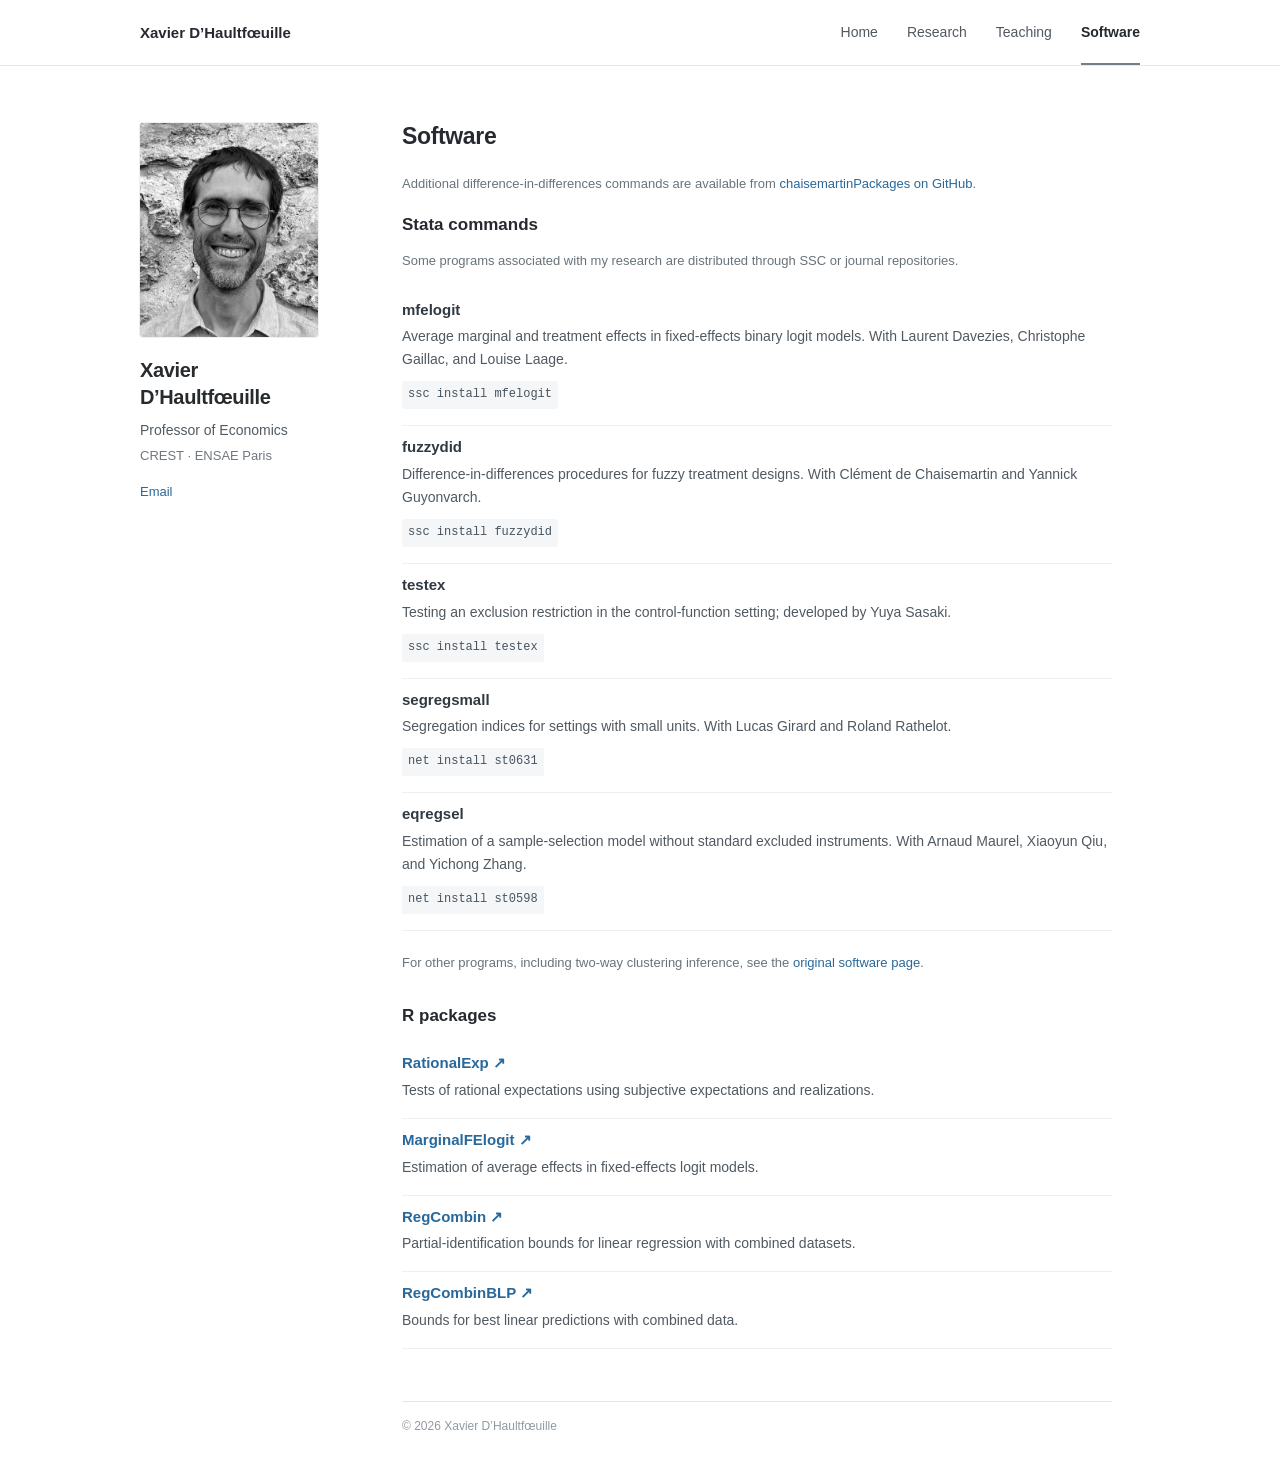
<file: software.html>
<!DOCTYPE html>

<html lang="en">
<head>
<meta charset="utf-8"/>
<meta content="width=device-width, initial-scale=1" name="viewport"/>
<meta name="description" content="Stata and R software by Xavier D’Haultfœuille for econometrics, difference-in-differences and statistical inference.">
<link rel="canonical" href="https://xdhaultfoeuille.github.io/software.html">
<title>Software | Xavier D’Haultfœuille</title>
<link href="assets/favicon.svg" rel="icon" type="image/svg+xml"/>
<style>

:root{--ink:#262a30;--body:#373e45;--muted:#70777f;--link:#28689a;--border:#e4e8eb}
*{box-sizing:border-box}
html{font-size:15px}
body{margin:0;background:#fff;color:var(--body);font-family:-apple-system,BlinkMacSystemFont,"Segoe UI",Arial,Helvetica,sans-serif;font-size:1rem;line-height:1.65;-webkit-font-smoothing:antialiased}
a{color:var(--link);text-decoration:none}a:hover{text-decoration:underline}a:focus-visible{outline:2px solid #28689a;outline-offset:3px}
.site-header{border-bottom:1px solid var(--border);background:#fff}
.header-inner{width:min(100% - 48px,1000px);margin:0 auto;min-height:64px;display:flex;justify-content:space-between;align-items:center;gap:20px}
.site-brand{font-size:15px;line-height:1.4;color:#262a30;font-weight:600;white-space:nowrap}
.site-brand:hover{text-decoration:none}
.site-nav{display:flex;align-items:center;gap:29px;flex-wrap:wrap}
.site-nav a{color:#515961;font-size:14px;white-space:nowrap;padding:21px 0 19px;border-bottom:2px solid transparent}
.site-nav a[aria-current="page"]{font-weight:600;color:#23292d;border-color:#737e87}
.site-nav a:hover{text-decoration:none;color:#111}
.site-layout{width:min(100% - 48px,1000px);margin:0 auto;padding:55px 0 35px;display:grid;grid-template-columns:190px minmax(0,1fr);column-gap:72px;align-items:start;min-height:calc(100vh - 65px)}
.profile{padding-top:2px}
.profile-photo{width:178px;height:auto;aspect-ratio:5/6;border-radius:3px;object-fit:contain;display:block;margin:0 0 20px;box-shadow:0 0 0 1px rgba(0,0,0,.06)}
.profile-name{margin:0;font-size:20px;line-height:1.35;font-weight:600;color:#272b2e;letter-spacing:-.018em}
.profile-role{margin:9px 0 0;font-size:14px;line-height:1.5;color:#525b62}
.profile-affiliation{font-size:13px;color:var(--muted);margin:4px 0 0}
.profile-links{font-size:13px;line-height:1.7;margin:15px 0 0}
.main{min-width:0;max-width:710px}
.main h1{font-weight:600;font-size:23px;line-height:1.35;color:#262a30;letter-spacing:-.015em;margin:0 0 19px}
.main h2{font-weight:600;font-size:17px;line-height:1.5;color:#262a30;margin:35px 0 13px}
.main h3{font-weight:600;font-size:15px;line-height:1.45;color:#303942;margin:0}
.main p{margin:0 0 17px}
.main ul{padding-left:22px}
.home-intro{max-width:665px;padding-top:4px}
.home-intro p{margin-bottom:19px}
.home-cv{margin-top:23px}
.home-cv a{font-weight:600}
.page-description{color:#666f76;margin-top:-11px!important;margin-bottom:25px!important}
.paper-section{margin-top:32px}
.paper-section:first-of-type{margin-top:0}
.paper-section h2{margin:0 0 8px;padding:0 0 9px;border-bottom:1px solid var(--border)}
.paper{padding:12px 0 13px;border-bottom:1px solid #eff1f2}
.paper-top{display:flex;justify-content:space-between;align-items:baseline;gap:16px}
.paper-top h3{flex:1;min-width:0;font-size:14px;font-weight:600}
.paper-title-link{color:var(--link)}
.year{white-space:nowrap;color:#7c858b;font-size:12px;line-height:1.5}
.paper-meta,.paper-note,.paper-actions{font-size:13px;line-height:1.55;margin:3px 0 0!important;color:#59626b}
.paper-note{color:#6b747c}
.paper-actions a{font-size:12px;font-weight:600}
.research-tools{margin:0 0 27px}
.research-tools label{display:block;font-size:13px;color:#505860;margin-bottom:6px}
.research-tools input{font:13px/1.5 inherit;font-size:13px;width:100%;padding:9px 11px;border:1px solid #ced6db;border-radius:3px;color:#333;background:#fff}
.research-tools input:focus{outline:2px solid #a8c6db;outline-offset:1px}
.search-count{font-size:12px;color:var(--muted);margin-top:4px;min-height:0}
.simple-item{padding:10px 0 11px;border-bottom:1px solid #edf0f1}
.simple-item p{font-size:14px;margin:5px 0!important;color:#505961}
.simple-item code{font-size:12px;background:#f5f6f7;color:#47535e;padding:4px 6px;border-radius:2px;display:inline-block;margin:5px 0}
.section-intro,.bottom-note,.micro-note{font-size:13px;color:#68737b}
.bottom-note,.micro-note{margin-top:21px!important}
.date,.count{color:#798188;font-size:12px;font-weight:400;margin-left:6px}
.section{margin-top:30px}
.section.first-section{margin-top:12px}
.section h2{margin-top:0}
.footer{border-top:1px solid var(--border);margin-top:52px;padding-top:15px;color:#919aa1;font-size:12px}
.paper[hidden],.paper-section[hidden]{display:none!important}
@media(max-width:730px){
 .header-inner{width:min(100% - 34px,1000px);display:block;padding:14px 0 7px;min-height:0}
 .site-brand{display:block;font-size:14px;margin-bottom:7px}
 .site-nav{gap:22px}
 .site-nav a{font-size:13px;padding:5px 0 7px}
 .site-layout{width:min(100% - 34px,1000px);display:block;padding:28px 0 25px}
 .profile{display:grid;grid-template-columns:105px minmax(0,1fr);column-gap:16px;align-items:start;margin-bottom:32px}
 .profile-photo{width:105px;height:auto;margin:0;grid-row:1/5}
 .profile-name{font-size:19px}
 .profile-role{margin-top:4px;font-size:13px}
 .profile-affiliation{font-size:12px}
 .profile-links{margin-top:4px;font-size:12px}
 .main{max-width:none}
 .main h1{font-size:21px}
 .main h2{font-size:17px}
 .paper-top{gap:8px}
 .paper-top h3{font-size:14px}
 .year{font-size:11px}
 .footer{margin-top:42px}
}

</style>
</head>
<body>
<header class="site-header"><div class="header-inner">
<a class="site-brand" href="index.html">Xavier D’Haultfœuille</a>
<nav aria-label="Main navigation" class="site-nav"><a href="index.html">Home</a>
<a href="research.html">Research</a>
<a href="teaching.html">Teaching</a>
<a aria-current="page" href="software.html">Software</a></nav>
</div></header>
<div class="site-layout">
<aside aria-label="Profile" class="profile">
<img alt="Portrait of Xavier D’Haultfœuille" class="profile-photo" height="214" src="assets/Xavier_DHaultfoeuille_portrait_bw.jpg" width="178"/>
<h2 class="profile-name">Xavier D’Haultfœuille</h2>
<p class="profile-role">Professor of Economics</p>
<p class="profile-affiliation">CREST · ENSAE Paris</p>
<p class="profile-links"><a href="mailto:xavier.dhaultfoeuille@ensae.fr">Email</a></p>
</aside>
<main class="main" id="main">
<h1>Software</h1><p class="micro-note">Additional difference-in-differences commands are available from <a href="https://github.com/chaisemartinPackages">chaisemartinPackages on GitHub</a>.</p>
<section class="section first-section"><h2>Stata commands</h2><p class="section-intro">Some programs associated with my research are distributed through SSC or journal repositories.</p>
<article class="simple-item"><h3>mfelogit</h3><p>Average marginal and treatment effects in fixed-effects binary logit models. With Laurent Davezies, Christophe Gaillac, and Louise Laage.</p><code>ssc install mfelogit</code></article>
<article class="simple-item"><h3>fuzzydid</h3><p>Difference-in-differences procedures for fuzzy treatment designs. With Clément de Chaisemartin and Yannick Guyonvarch.</p><code>ssc install fuzzydid</code></article>
<article class="simple-item"><h3>testex</h3><p>Testing an exclusion restriction in the control-function setting; developed by Yuya Sasaki.</p><code>ssc install testex</code></article>
<article class="simple-item"><h3>segregsmall</h3><p>Segregation indices for settings with small units. With Lucas Girard and Roland Rathelot.</p><code>net install st0631</code></article>
<article class="simple-item"><h3>eqregsel</h3><p>Estimation of a sample-selection model without standard excluded instruments. With Arnaud Maurel, Xiaoyun Qiu, and Yichong Zhang.</p><code>net install st0598</code></article>
<p class="micro-note">For other programs, including two-way clustering inference, see the <a href="https://faculty.crest.fr/xdhaultfoeuille/software-programs/">original software page</a>.</p></section>
<section class="section"><h2>R packages</h2>
<article class="simple-item"><h3><a href="https://github.com/cgaillac/RationalExp">RationalExp ↗</a></h3><p>Tests of rational expectations using subjective expectations and realizations.</p></article>
<article class="simple-item"><h3><a href="https://github.com/cgaillac/MarginalFElogit">MarginalFElogit ↗</a></h3><p>Estimation of average effects in fixed-effects logit models.</p></article>
<article class="simple-item"><h3><a href="https://cran.r-project.org/web/packages/RegCombin/index.html">RegCombin ↗</a></h3><p>Partial-identification bounds for linear regression with combined datasets.</p></article>
<article class="simple-item"><h3><a href="https://github.com/cgaillac/RegCombinBLP">RegCombinBLP ↗</a></h3><p>Bounds for best linear predictions with combined data.</p></article>
</section>
<footer class="footer">© <span id="current-year">2026</span> Xavier D’Haultfœuille</footer>
</main>
</div>
<script>

(function(){
  const year=document.getElementById('current-year');
  if(year)year.textContent=String(new Date().getFullYear());
  const search=document.getElementById('paper-search');
  if(!search)return;
  const papers=Array.from(document.querySelectorAll('.paper'));
  const groups=Array.from(document.querySelectorAll('.paper-section'));
  const count=document.getElementById('search-count');
  const refresh=()=>{
    const q=search.value.trim().toLocaleLowerCase();let found=0;
    papers.forEach(p=>{const ok=!q||(p.getAttribute('data-search')||p.textContent).toLocaleLowerCase().includes(q);p.hidden=!ok;if(ok)found++;});
    groups.forEach(g=>{g.hidden=!Array.from(g.querySelectorAll('.paper')).some(p=>!p.hidden)});
    if(count)count.textContent=q?found+' result'+(found===1?'':'s'):'';
  };
  search.addEventListener('input',refresh);
})();

</script>
</body>
</html>
</file>
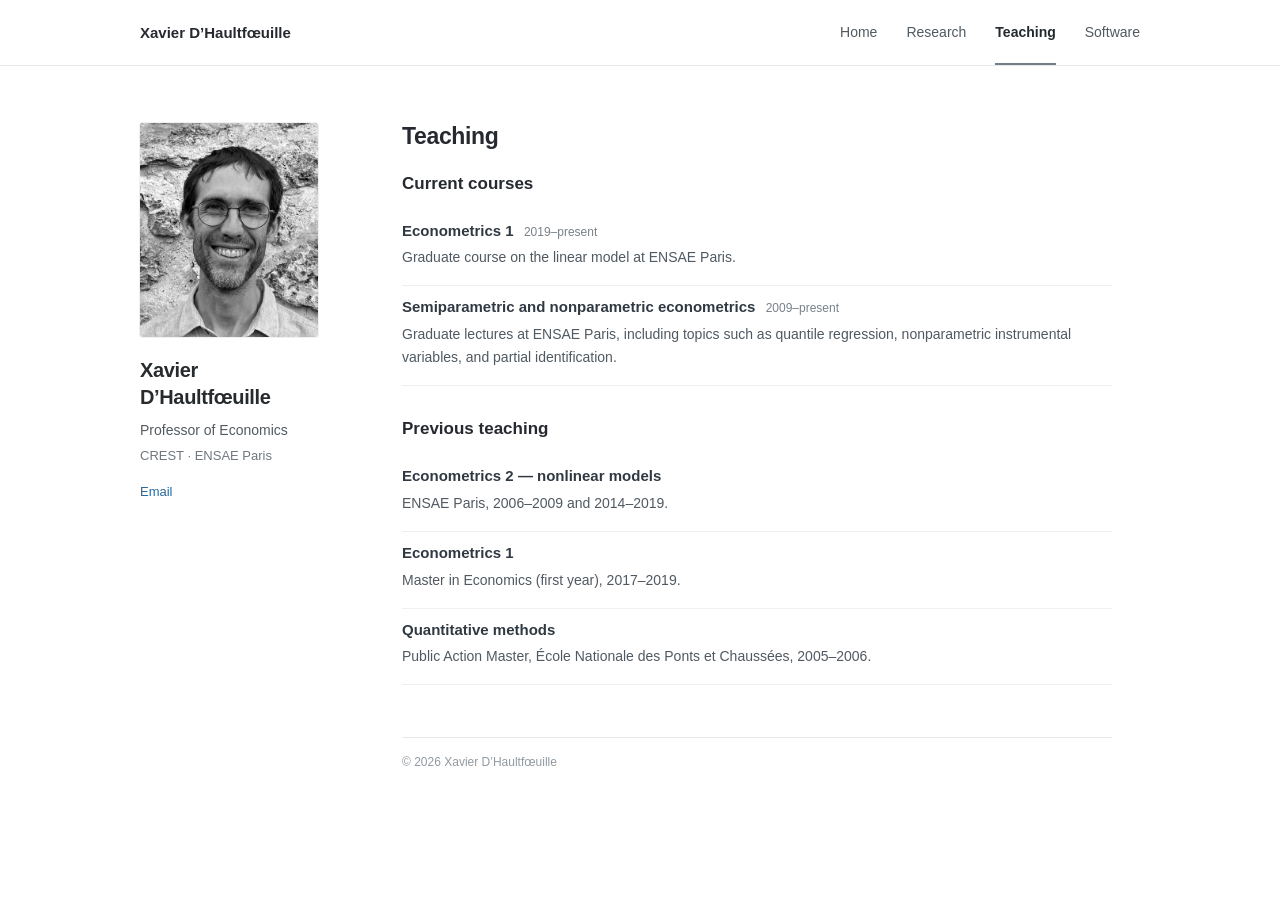
<file: teaching.html>
<!DOCTYPE html>

<html lang="en">
<head>
<meta charset="utf-8"/>
<meta content="width=device-width, initial-scale=1" name="viewport"/>
<meta name="description" content="Teaching and graduate econometrics courses by Xavier D’Haultfœuille, Professor at ENSAE Paris.">
<link rel="canonical" href="https://xdhaultfoeuille.github.io/teaching.html">
<title>Teaching | Xavier D’Haultfœuille</title>
<link href="assets/favicon.svg" rel="icon" type="image/svg+xml"/>
<style>

:root{--ink:#262a30;--body:#373e45;--muted:#70777f;--link:#28689a;--border:#e4e8eb}
*{box-sizing:border-box}
html{font-size:15px}
body{margin:0;background:#fff;color:var(--body);font-family:-apple-system,BlinkMacSystemFont,"Segoe UI",Arial,Helvetica,sans-serif;font-size:1rem;line-height:1.65;-webkit-font-smoothing:antialiased}
a{color:var(--link);text-decoration:none}a:hover{text-decoration:underline}a:focus-visible{outline:2px solid #28689a;outline-offset:3px}
.site-header{border-bottom:1px solid var(--border);background:#fff}
.header-inner{width:min(100% - 48px,1000px);margin:0 auto;min-height:64px;display:flex;justify-content:space-between;align-items:center;gap:20px}
.site-brand{font-size:15px;line-height:1.4;color:#262a30;font-weight:600;white-space:nowrap}
.site-brand:hover{text-decoration:none}
.site-nav{display:flex;align-items:center;gap:29px;flex-wrap:wrap}
.site-nav a{color:#515961;font-size:14px;white-space:nowrap;padding:21px 0 19px;border-bottom:2px solid transparent}
.site-nav a[aria-current="page"]{font-weight:600;color:#23292d;border-color:#737e87}
.site-nav a:hover{text-decoration:none;color:#111}
.site-layout{width:min(100% - 48px,1000px);margin:0 auto;padding:55px 0 35px;display:grid;grid-template-columns:190px minmax(0,1fr);column-gap:72px;align-items:start;min-height:calc(100vh - 65px)}
.profile{padding-top:2px}
.profile-photo{width:178px;height:auto;aspect-ratio:5/6;border-radius:3px;object-fit:contain;display:block;margin:0 0 20px;box-shadow:0 0 0 1px rgba(0,0,0,.06)}
.profile-name{margin:0;font-size:20px;line-height:1.35;font-weight:600;color:#272b2e;letter-spacing:-.018em}
.profile-role{margin:9px 0 0;font-size:14px;line-height:1.5;color:#525b62}
.profile-affiliation{font-size:13px;color:var(--muted);margin:4px 0 0}
.profile-links{font-size:13px;line-height:1.7;margin:15px 0 0}
.main{min-width:0;max-width:710px}
.main h1{font-weight:600;font-size:23px;line-height:1.35;color:#262a30;letter-spacing:-.015em;margin:0 0 19px}
.main h2{font-weight:600;font-size:17px;line-height:1.5;color:#262a30;margin:35px 0 13px}
.main h3{font-weight:600;font-size:15px;line-height:1.45;color:#303942;margin:0}
.main p{margin:0 0 17px}
.main ul{padding-left:22px}
.home-intro{max-width:665px;padding-top:4px}
.home-intro p{margin-bottom:19px}
.home-cv{margin-top:23px}
.home-cv a{font-weight:600}
.page-description{color:#666f76;margin-top:-11px!important;margin-bottom:25px!important}
.paper-section{margin-top:32px}
.paper-section:first-of-type{margin-top:0}
.paper-section h2{margin:0 0 8px;padding:0 0 9px;border-bottom:1px solid var(--border)}
.paper{padding:12px 0 13px;border-bottom:1px solid #eff1f2}
.paper-top{display:flex;justify-content:space-between;align-items:baseline;gap:16px}
.paper-top h3{flex:1;min-width:0;font-size:14px;font-weight:600}
.paper-title-link{color:var(--link)}
.year{white-space:nowrap;color:#7c858b;font-size:12px;line-height:1.5}
.paper-meta,.paper-note,.paper-actions{font-size:13px;line-height:1.55;margin:3px 0 0!important;color:#59626b}
.paper-note{color:#6b747c}
.paper-actions a{font-size:12px;font-weight:600}
.research-tools{margin:0 0 27px}
.research-tools label{display:block;font-size:13px;color:#505860;margin-bottom:6px}
.research-tools input{font:13px/1.5 inherit;font-size:13px;width:100%;padding:9px 11px;border:1px solid #ced6db;border-radius:3px;color:#333;background:#fff}
.research-tools input:focus{outline:2px solid #a8c6db;outline-offset:1px}
.search-count{font-size:12px;color:var(--muted);margin-top:4px;min-height:0}
.simple-item{padding:10px 0 11px;border-bottom:1px solid #edf0f1}
.simple-item p{font-size:14px;margin:5px 0!important;color:#505961}
.simple-item code{font-size:12px;background:#f5f6f7;color:#47535e;padding:4px 6px;border-radius:2px;display:inline-block;margin:5px 0}
.section-intro,.bottom-note,.micro-note{font-size:13px;color:#68737b}
.bottom-note,.micro-note{margin-top:21px!important}
.date,.count{color:#798188;font-size:12px;font-weight:400;margin-left:6px}
.section{margin-top:30px}
.section.first-section{margin-top:12px}
.section h2{margin-top:0}
.footer{border-top:1px solid var(--border);margin-top:52px;padding-top:15px;color:#919aa1;font-size:12px}
.paper[hidden],.paper-section[hidden]{display:none!important}
@media(max-width:730px){
 .header-inner{width:min(100% - 34px,1000px);display:block;padding:14px 0 7px;min-height:0}
 .site-brand{display:block;font-size:14px;margin-bottom:7px}
 .site-nav{gap:22px}
 .site-nav a{font-size:13px;padding:5px 0 7px}
 .site-layout{width:min(100% - 34px,1000px);display:block;padding:28px 0 25px}
 .profile{display:grid;grid-template-columns:105px minmax(0,1fr);column-gap:16px;align-items:start;margin-bottom:32px}
 .profile-photo{width:105px;height:auto;margin:0;grid-row:1/5}
 .profile-name{font-size:19px}
 .profile-role{margin-top:4px;font-size:13px}
 .profile-affiliation{font-size:12px}
 .profile-links{margin-top:4px;font-size:12px}
 .main{max-width:none}
 .main h1{font-size:21px}
 .main h2{font-size:17px}
 .paper-top{gap:8px}
 .paper-top h3{font-size:14px}
 .year{font-size:11px}
 .footer{margin-top:42px}
}

</style>
</head>
<body>
<header class="site-header"><div class="header-inner">
<a class="site-brand" href="index.html">Xavier D’Haultfœuille</a>
<nav aria-label="Main navigation" class="site-nav"><a href="index.html">Home</a>
<a href="research.html">Research</a>
<a aria-current="page" href="teaching.html">Teaching</a>
<a href="software.html">Software</a></nav>
</div></header>
<div class="site-layout">
<aside aria-label="Profile" class="profile">
<img alt="Portrait of Xavier D’Haultfœuille" class="profile-photo" height="214" src="assets/Xavier_DHaultfoeuille_portrait_bw.jpg" width="178"/>
<h2 class="profile-name">Xavier D’Haultfœuille</h2>
<p class="profile-role">Professor of Economics</p>
<p class="profile-affiliation">CREST · ENSAE Paris</p>
<p class="profile-links"><a href="mailto:xavier.dhaultfoeuille@ensae.fr">Email</a></p>
</aside>
<main class="main" id="main">
<h1>Teaching</h1>
<section class="section first-section"><h2>Current courses</h2>
<article class="simple-item"><h3>Econometrics 1 <span class="date">2019–present</span></h3><p>Graduate course on the linear model at ENSAE Paris.</p></article>
<article class="simple-item"><h3>Semiparametric and nonparametric econometrics <span class="date">2009–present</span></h3><p>Graduate lectures at ENSAE Paris, including topics such as quantile regression, nonparametric instrumental variables, and partial identification.</p></article></section>
<section class="section"><h2>Previous teaching</h2><article class="simple-item"><h3>Econometrics 2 — nonlinear models</h3><p>ENSAE Paris, 2006–2009 and 2014–2019.</p></article><article class="simple-item"><h3>Econometrics 1</h3><p>Master in Economics (first year), 2017–2019.</p></article><article class="simple-item"><h3>Quantitative methods</h3><p>Public Action Master, École Nationale des Ponts et Chaussées, 2005–2006.</p></article></section>

<footer class="footer">© <span id="current-year">2026</span> Xavier D’Haultfœuille</footer>
</main>
</div>
<script>

(function(){
  const year=document.getElementById('current-year');
  if(year)year.textContent=String(new Date().getFullYear());
  const search=document.getElementById('paper-search');
  if(!search)return;
  const papers=Array.from(document.querySelectorAll('.paper'));
  const groups=Array.from(document.querySelectorAll('.paper-section'));
  const count=document.getElementById('search-count');
  const refresh=()=>{
    const q=search.value.trim().toLocaleLowerCase();let found=0;
    papers.forEach(p=>{const ok=!q||(p.getAttribute('data-search')||p.textContent).toLocaleLowerCase().includes(q);p.hidden=!ok;if(ok)found++;});
    groups.forEach(g=>{g.hidden=!Array.from(g.querySelectorAll('.paper')).some(p=>!p.hidden)});
    if(count)count.textContent=q?found+' result'+(found===1?'':'s'):'';
  };
  search.addEventListener('input',refresh);
})();

</script>
</body>
</html>
</file>
